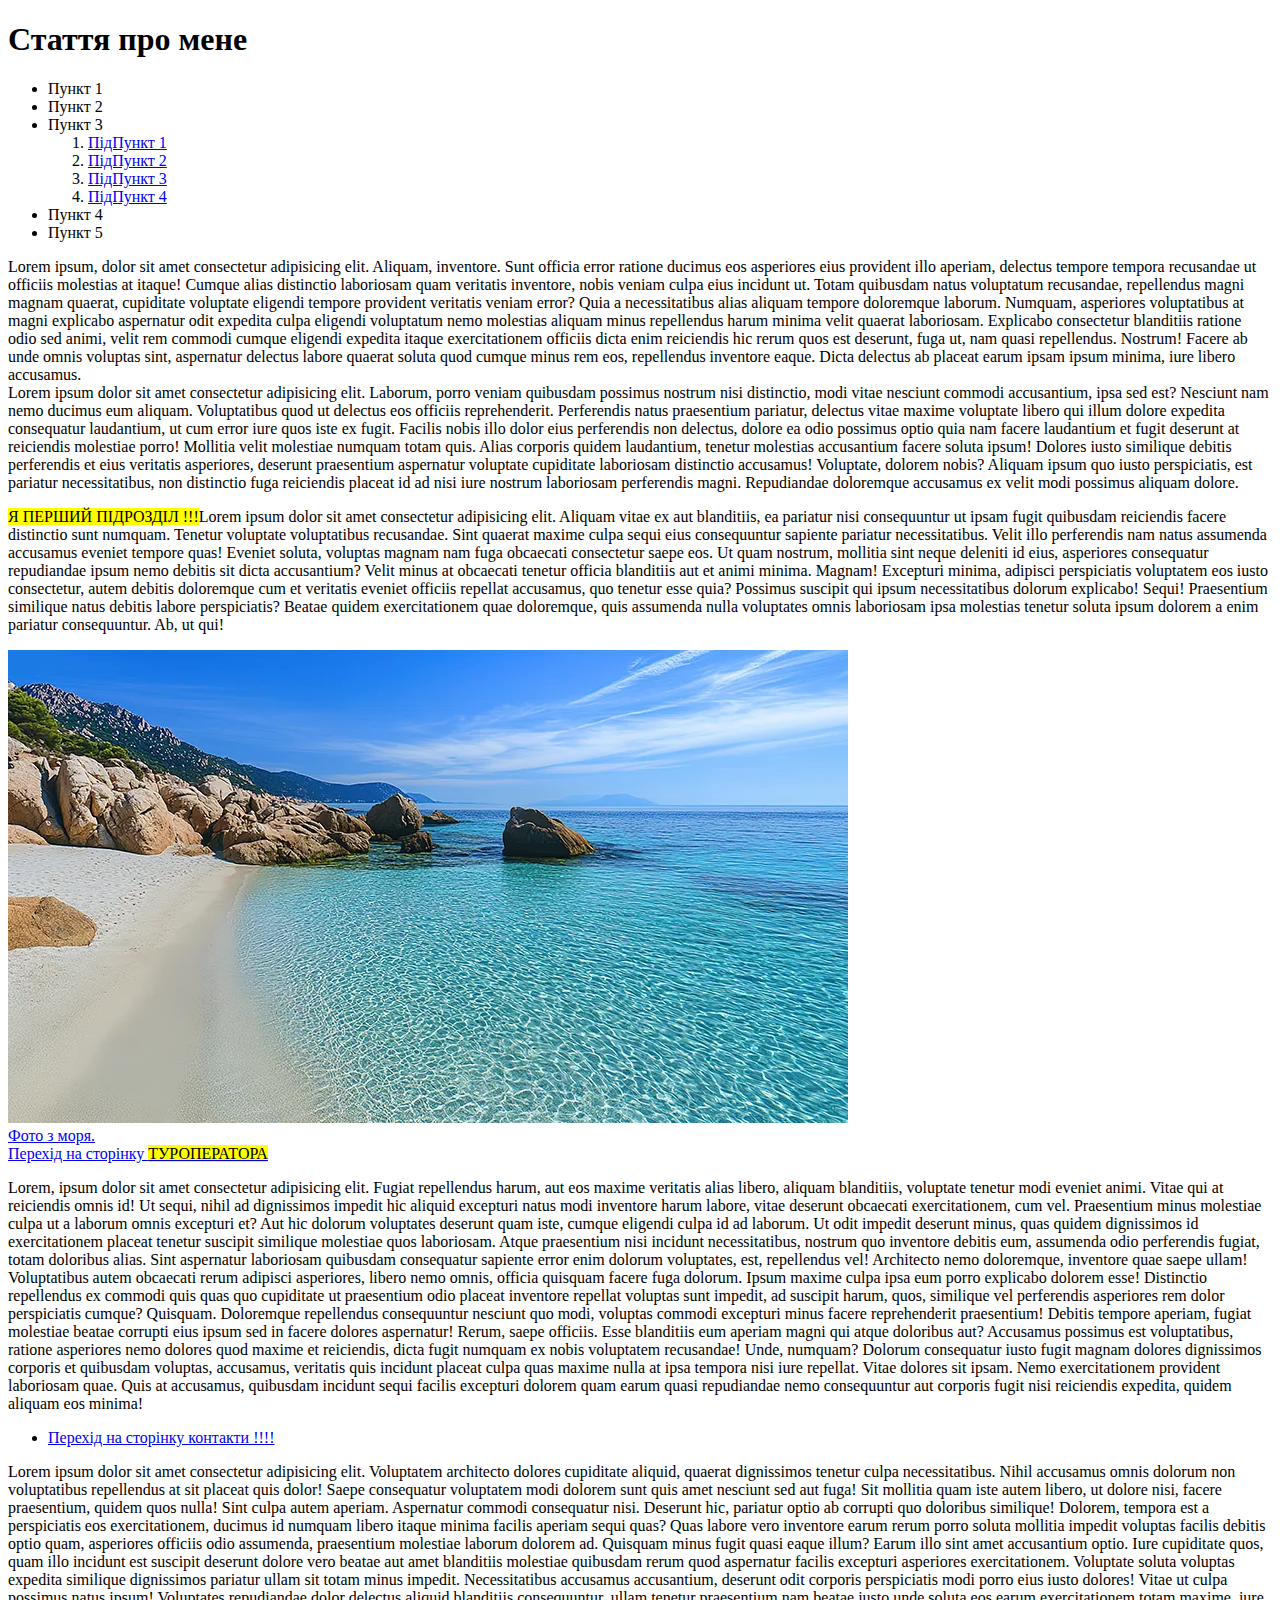
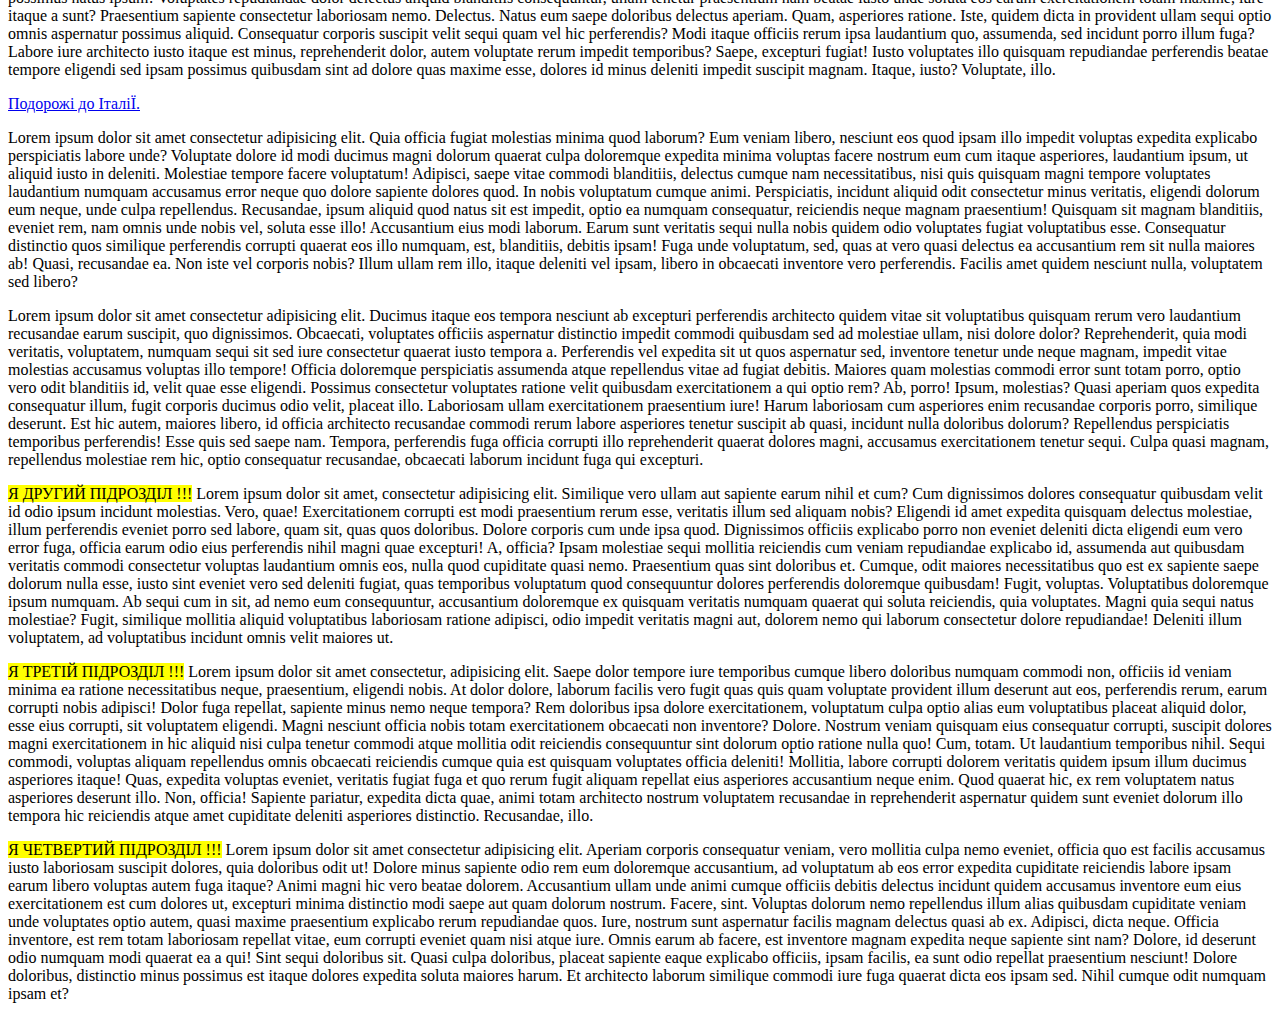
<file: lesson_2/index.html>
<!DOCTYPE html>
<html lang="zxx">

<head>
	<meta charset="UTF-8">
	<meta name="viewport" content="width=device-width, initial-scale=1.0">
	<title>Lesson 2</title>
</head>

<body>
	<header>
		<h1>Стаття про мене</h1>
		<!-- Буде накидано рибою -->
		<ul>
			<li>Пункт 1</li>
			<li>Пункт 2</li>
			<li>Пункт 3 <ol>
					<li>
						<a href="#down-one">ПідПункт 1</a>
					</li>
					<li>
						<a href="#down-two">ПідПункт 2</a>
					</li>
					<li>
						<a href="#down-three">ПідПункт 3</a>
					</li>
					<li>
						<a href="#down-four">ПідПункт 4</a>
					</li>
				</ol>
			</li>
			<li>Пункт 4</li>
			<li>Пункт 5</li>
		</ul>
	</header>
	<main>
		<div>Lorem ipsum, dolor sit amet consectetur adipisicing elit. Aliquam, inventore. Sunt officia error ratione ducimus eos asperiores eius provident illo aperiam, delectus tempore tempora recusandae ut officiis molestias at itaque! Cumque alias distinctio laboriosam quam veritatis inventore, nobis veniam culpa eius incidunt ut. Totam quibusdam natus voluptatum recusandae, repellendus magni magnam quaerat, cupiditate voluptate eligendi tempore provident veritatis veniam error? Quia a necessitatibus alias aliquam tempore doloremque laborum. Numquam, asperiores voluptatibus at magni explicabo aspernatur odit expedita culpa eligendi voluptatum nemo molestias aliquam minus repellendus harum minima velit quaerat laboriosam. Explicabo consectetur blanditiis ratione odio sed animi, velit rem commodi cumque eligendi expedita itaque exercitationem officiis dicta enim reiciendis hic rerum quos est deserunt, fuga ut, nam quasi repellendus. Nostrum! Facere ab unde omnis voluptas sint, aspernatur delectus labore quaerat soluta quod cumque minus rem eos, repellendus inventore eaque. Dicta delectus ab placeat earum ipsam ipsum minima, iure libero accusamus. 
			<div> Lorem ipsum dolor sit amet consectetur adipisicing elit. Laborum, porro veniam quibusdam possimus nostrum nisi distinctio, modi vitae nesciunt commodi accusantium, ipsa sed est? Nesciunt nam nemo ducimus eum aliquam. Voluptatibus quod ut delectus eos officiis reprehenderit. Perferendis natus praesentium pariatur, delectus vitae maxime voluptate libero qui illum dolore expedita consequatur laudantium, ut cum error iure quos iste ex fugit. Facilis nobis illo dolor eius perferendis non delectus, dolore ea odio possimus optio quia nam facere laudantium et fugit deserunt at reiciendis molestiae porro! Mollitia velit molestiae numquam totam quis. Alias corporis quidem laudantium, tenetur molestias accusantium facere soluta ipsum! Dolores iusto similique debitis perferendis et eius veritatis asperiores, deserunt praesentium aspernatur voluptate cupiditate laboriosam distinctio accusamus! Voluptate, dolorem nobis? Aliquam ipsum quo iusto perspiciatis, est pariatur necessitatibus, non distinctio fuga reiciendis placeat id ad nisi iure nostrum laboriosam perferendis magni. Repudiandae doloremque accusamus ex velit modi possimus aliquam dolore. 
				<p id="down-one"> <mark>Я ПЕРШИЙ ПІДРОЗДІЛ !!!</mark>Lorem ipsum dolor sit amet consectetur adipisicing elit. Aliquam vitae ex aut blanditiis, ea pariatur nisi consequuntur ut ipsam fugit quibusdam reiciendis facere distinctio sunt numquam. Tenetur voluptate voluptatibus recusandae. Sint quaerat maxime culpa sequi eius consequuntur sapiente pariatur necessitatibus. Velit illo perferendis nam natus assumenda accusamus eveniet tempore quas! Eveniet soluta, voluptas magnam nam fuga obcaecati consectetur saepe eos. Ut quam nostrum, mollitia sint neque deleniti id eius, asperiores consequatur repudiandae ipsum nemo debitis sit dicta accusantium? Velit minus at obcaecati tenetur officia blanditiis aut et animi minima. Magnam! Excepturi minima, adipisci perspiciatis voluptatem eos iusto consectetur, autem debitis doloremque cum et veritatis eveniet officiis repellat accusamus, quo tenetur esse quia? Possimus suscipit qui ipsum necessitatibus dolorum explicabo! Sequi! Praesentium similique natus debitis labore perspiciatis? Beatae quidem exercitationem quae doloremque, quis assumenda nulla voluptates omnis laboriosam ipsa molestias tenetur soluta ipsum dolorem a enim pariatur consequuntur. Ab, ut qui! </p>
				<!-- Оптимізований варіант, все вклали в посилання!!!!! -->
				<a target="_blank" href="contacts.html">
					<div>
						<img src="img/spiaggia.webp " alt="Пляж з жовтим піском, позаду гори">
					</div>
					<div> Фото з моря. <br> Перехід на сторінку <mark>ТУРОПЕРАТОРА</mark>
					</div>
				</a>
			</div>
		</div>
		<p>Lorem, ipsum dolor sit amet consectetur adipisicing elit. Fugiat repellendus harum, aut eos maxime veritatis alias libero, aliquam blanditiis, voluptate tenetur modi eveniet animi. Vitae qui at reiciendis omnis id! Ut sequi, nihil ad dignissimos impedit hic aliquid excepturi natus modi inventore harum labore, vitae deserunt obcaecati exercitationem, cum vel. Praesentium minus molestiae culpa ut a laborum omnis excepturi et? Aut hic dolorum voluptates deserunt quam iste, cumque eligendi culpa id ad laborum. Ut odit impedit deserunt minus, quas quidem dignissimos id exercitationem placeat tenetur suscipit similique molestiae quos laboriosam. Atque praesentium nisi incidunt necessitatibus, nostrum quo inventore debitis eum, assumenda odio perferendis fugiat, totam doloribus alias. Sint aspernatur laboriosam quibusdam consequatur sapiente error enim dolorum voluptates, est, repellendus vel! Architecto nemo doloremque, inventore quae saepe ullam! Voluptatibus autem obcaecati rerum adipisci asperiores, libero nemo omnis, officia quisquam facere fuga dolorum. Ipsum maxime culpa ipsa eum porro explicabo dolorem esse! Distinctio repellendus ex commodi quis quas quo cupiditate ut praesentium odio placeat inventore repellat voluptas sunt impedit, ad suscipit harum, quos, similique vel perferendis asperiores rem dolor perspiciatis cumque? Quisquam. Doloremque repellendus consequuntur nesciunt quo modi, voluptas commodi excepturi minus facere reprehenderit praesentium! Debitis tempore aperiam, fugiat molestiae beatae corrupti eius ipsum sed in facere dolores aspernatur! Rerum, saepe officiis. Esse blanditiis eum aperiam magni qui atque doloribus aut? Accusamus possimus est voluptatibus, ratione asperiores nemo dolores quod maxime et reiciendis, dicta fugit numquam ex nobis voluptatem recusandae! Unde, numquam? Dolorum consequatur iusto fugit magnam dolores dignissimos corporis et quibusdam voluptas, accusamus, veritatis quis incidunt placeat culpa quas maxime nulla at ipsa tempora nisi iure repellat. Vitae dolores sit ipsam. Nemo exercitationem provident laboriosam quae. Quis at accusamus, quibusdam incidunt sequi facilis excepturi dolorem quam earum quasi repudiandae nemo consequuntur aut corporis fugit nisi reiciendis expedita, quidem aliquam eos minima! </p>
		<ul>
			<li>
				<a href="contacts.html">Перехід на сторінку контакти !!!!</a>
			</li>
		</ul>
		<p>Lorem ipsum dolor sit amet consectetur adipisicing elit. Voluptatem architecto dolores cupiditate aliquid, quaerat dignissimos tenetur culpa necessitatibus. Nihil accusamus omnis dolorum non voluptatibus repellendus at sit placeat quis dolor! Saepe consequatur voluptatem modi dolorem sunt quis amet nesciunt sed aut fuga! Sit mollitia quam iste autem libero, ut dolore nisi, facere praesentium, quidem quos nulla! Sint culpa autem aperiam. Aspernatur commodi consequatur nisi. Deserunt hic, pariatur optio ab corrupti quo doloribus similique! Dolorem, tempora est a perspiciatis eos exercitationem, ducimus id numquam libero itaque minima facilis aperiam sequi quas? Quas labore vero inventore earum rerum porro soluta mollitia impedit voluptas facilis debitis optio quam, asperiores officiis odio assumenda, praesentium molestiae laborum dolorem ad. Quisquam minus fugit quasi eaque illum? Earum illo sint amet accusantium optio. Iure cupiditate quos, quam illo incidunt est suscipit deserunt dolore vero beatae aut amet blanditiis molestiae quibusdam rerum quod aspernatur facilis excepturi asperiores exercitationem. Voluptate soluta voluptas expedita similique dignissimos pariatur ullam sit totam minus impedit. Necessitatibus accusamus accusantium, deserunt odit corporis perspiciatis modi porro eius iusto dolores! Vitae ut culpa possimus natus ipsum! Voluptates repudiandae dolor delectus aliquid blanditiis consequuntur, ullam tenetur praesentium nam beatae iusto unde soluta eos earum exercitationem totam maxime, iure itaque a sunt? Praesentium sapiente consectetur laboriosam nemo. Delectus. Natus eum saepe doloribus delectus aperiam. Quam, asperiores ratione. Iste, quidem dicta in provident ullam sequi optio omnis aspernatur possimus aliquid. Consequatur corporis suscipit velit sequi quam vel hic perferendis? Modi itaque officiis rerum ipsa laudantium quo, assumenda, sed incidunt porro illum fuga? Labore iure architecto iusto itaque est minus, reprehenderit dolor, autem voluptate rerum impedit temporibus? Saepe, excepturi fugiat! Iusto voluptates illo quisquam repudiandae perferendis beatae tempore eligendi sed ipsam possimus quibusdam sint ad dolore quas maxime esse, dolores id minus deleniti impedit suscipit magnam. Itaque, iusto? Voluptate, illo. </p>
	</main>
	<footer>
		<a target="_blank" title="Перехід на сторінку пляжу Бібіоне" href="https://www.bibionespiaggia.com/">
			<div>
				<p>
					<span>Подорожі до ІталіЇ.</span>
				</p>
			</div>
		</a>
		<p> Lorem ipsum dolor sit amet consectetur adipisicing elit. Quia officia fugiat molestias minima quod laborum? Eum veniam libero, nesciunt eos quod ipsam illo impedit voluptas expedita explicabo perspiciatis labore unde? Voluptate dolore id modi ducimus magni dolorum quaerat culpa doloremque expedita minima voluptas facere nostrum eum cum itaque asperiores, laudantium ipsum, ut aliquid iusto in deleniti. Molestiae tempore facere voluptatum! Adipisci, saepe vitae commodi blanditiis, delectus cumque nam necessitatibus, nisi quis quisquam magni tempore voluptates laudantium numquam accusamus error neque quo dolore sapiente dolores quod. In nobis voluptatum cumque animi. Perspiciatis, incidunt aliquid odit consectetur minus veritatis, eligendi dolorum eum neque, unde culpa repellendus. Recusandae, ipsum aliquid quod natus sit est impedit, optio ea numquam consequatur, reiciendis neque magnam praesentium! Quisquam sit magnam blanditiis, eveniet rem, nam omnis unde nobis vel, soluta esse illo! Accusantium eius modi laborum. Earum sunt veritatis sequi nulla nobis quidem odio voluptates fugiat voluptatibus esse. Consequatur distinctio quos similique perferendis corrupti quaerat eos illo numquam, est, blanditiis, debitis ipsam! Fuga unde voluptatum, sed, quas at vero quasi delectus ea accusantium rem sit nulla maiores ab! Quasi, recusandae ea. Non iste vel corporis nobis? Illum ullam rem illo, itaque deleniti vel ipsam, libero in obcaecati inventore vero perferendis. Facilis amet quidem nesciunt nulla, voluptatem sed libero?</p>
		<p>Lorem ipsum dolor sit amet consectetur adipisicing elit. Ducimus itaque eos tempora nesciunt ab excepturi perferendis architecto quidem vitae sit voluptatibus quisquam rerum vero laudantium recusandae earum suscipit, quo dignissimos. Obcaecati, voluptates officiis aspernatur distinctio impedit commodi quibusdam sed ad molestiae ullam, nisi dolore dolor? Reprehenderit, quia modi veritatis, voluptatem, numquam sequi sit sed iure consectetur quaerat iusto tempora a. Perferendis vel expedita sit ut quos aspernatur sed, inventore tenetur unde neque magnam, impedit vitae molestias accusamus voluptas illo tempore! Officia doloremque perspiciatis assumenda atque repellendus vitae ad fugiat debitis. Maiores quam molestias commodi error sunt totam porro, optio vero odit blanditiis id, velit quae esse eligendi. Possimus consectetur voluptates ratione velit quibusdam exercitationem a qui optio rem? Ab, porro! Ipsum, molestias? Quasi aperiam quos expedita consequatur illum, fugit corporis ducimus odio velit, placeat illo. Laboriosam ullam exercitationem praesentium iure! Harum laboriosam cum asperiores enim recusandae corporis porro, similique deserunt. Est hic autem, maiores libero, id officia architecto recusandae commodi rerum labore asperiores tenetur suscipit ab quasi, incidunt nulla doloribus dolorum? Repellendus perspiciatis temporibus perferendis! Esse quis sed saepe nam. Tempora, perferendis fuga officia corrupti illo reprehenderit quaerat dolores magni, accusamus exercitationem tenetur sequi. Culpa quasi magnam, repellendus molestiae rem hic, optio consequatur recusandae, obcaecati laborum incidunt fuga qui excepturi.</p>
		<p id="down-two"> <mark>Я ДРУГИЙ ПІДРОЗДІЛ !!!</mark> Lorem ipsum dolor sit amet, consectetur adipisicing elit. Similique vero ullam aut sapiente earum nihil et cum? Cum dignissimos dolores consequatur quibusdam velit id odio ipsum incidunt molestias. Vero, quae! Exercitationem corrupti est modi praesentium rerum esse, veritatis illum sed aliquam nobis? Eligendi id amet expedita quisquam delectus molestiae, illum perferendis eveniet porro sed labore, quam sit, quas quos doloribus. Dolore corporis cum unde ipsa quod. Dignissimos officiis explicabo porro non eveniet deleniti dicta eligendi eum vero error fuga, officia earum odio eius perferendis nihil magni quae excepturi! A, officia? Ipsam molestiae sequi mollitia reiciendis cum veniam repudiandae explicabo id, assumenda aut quibusdam veritatis commodi consectetur voluptas laudantium omnis eos, nulla quod cupiditate quasi nemo. Praesentium quas sint doloribus et. Cumque, odit maiores necessitatibus quo est ex sapiente saepe dolorum nulla esse, iusto sint eveniet vero sed deleniti fugiat, quas temporibus voluptatum quod consequuntur dolores perferendis doloremque quibusdam! Fugit, voluptas. Voluptatibus doloremque ipsum numquam. Ab sequi cum in sit, ad nemo eum consequuntur, accusantium doloremque ex quisquam veritatis numquam quaerat qui soluta reiciendis, quia voluptates. Magni quia sequi natus molestiae? Fugit, similique mollitia aliquid voluptatibus laboriosam ratione adipisci, odio impedit veritatis magni aut, dolorem nemo qui laborum consectetur dolore repudiandae! Deleniti illum voluptatem, ad voluptatibus incidunt omnis velit maiores ut.</p>
		<p id="down-three"> <mark>Я ТРЕТІЙ ПІДРОЗДІЛ !!!</mark> Lorem ipsum dolor sit amet consectetur, adipisicing elit. Saepe dolor tempore iure temporibus cumque libero doloribus numquam commodi non, officiis id veniam minima ea ratione necessitatibus neque, praesentium, eligendi nobis. At dolor dolore, laborum facilis vero fugit quas quis quam voluptate provident illum deserunt aut eos, perferendis rerum, earum corrupti nobis adipisci! Dolor fuga repellat, sapiente minus nemo neque tempora? Rem doloribus ipsa dolore exercitationem, voluptatum culpa optio alias eum voluptatibus placeat aliquid dolor, esse eius corrupti, sit voluptatem eligendi. Magni nesciunt officia nobis totam exercitationem obcaecati non inventore? Dolore. Nostrum veniam quisquam eius consequatur corrupti, suscipit dolores magni exercitationem in hic aliquid nisi culpa tenetur commodi atque mollitia odit reiciendis consequuntur sint dolorum optio ratione nulla quo! Cum, totam. Ut laudantium temporibus nihil. Sequi commodi, voluptas aliquam repellendus omnis obcaecati reiciendis cumque quia est quisquam voluptates officia deleniti! Mollitia, labore corrupti dolorem veritatis quidem ipsum illum ducimus asperiores itaque! Quas, expedita voluptas eveniet, veritatis fugiat fuga et quo rerum fugit aliquam repellat eius asperiores accusantium neque enim. Quod quaerat hic, ex rem voluptatem natus asperiores deserunt illo. Non, officia! Sapiente pariatur, expedita dicta quae, animi totam architecto nostrum voluptatem recusandae in reprehenderit aspernatur quidem sunt eveniet dolorum illo tempora hic reiciendis atque amet cupiditate deleniti asperiores distinctio. Recusandae, illo.</p>
		<p id="down-four"> <mark>Я ЧЕТВЕРТИЙ ПІДРОЗДІЛ !!!</mark> Lorem ipsum dolor sit amet consectetur adipisicing elit. Aperiam corporis consequatur veniam, vero mollitia culpa nemo eveniet, officia quo est facilis accusamus iusto laboriosam suscipit dolores, quia doloribus odit ut! Dolore minus sapiente odio rem eum doloremque accusantium, ad voluptatum ab eos error expedita cupiditate reiciendis labore ipsam earum libero voluptas autem fuga itaque? Animi magni hic vero beatae dolorem. Accusantium ullam unde animi cumque officiis debitis delectus incidunt quidem accusamus inventore eum eius exercitationem est cum dolores ut, excepturi minima distinctio modi saepe aut quam dolorum nostrum. Facere, sint. Voluptas dolorum nemo repellendus illum alias quibusdam cupiditate veniam unde voluptates optio autem, quasi maxime praesentium explicabo rerum repudiandae quos. Iure, nostrum sunt aspernatur facilis magnam delectus quasi ab ex. Adipisci, dicta neque. Officia inventore, est rem totam laboriosam repellat vitae, eum corrupti eveniet quam nisi atque iure. Omnis earum ab facere, est inventore magnam expedita neque sapiente sint nam? Dolore, id deserunt odio numquam modi quaerat ea a qui! Sint sequi doloribus sit. Quasi culpa doloribus, placeat sapiente eaque explicabo officiis, ipsam facilis, ea sunt odio repellat praesentium nesciunt! Dolore doloribus, distinctio minus possimus est itaque dolores expedita soluta maiores harum. Et architecto laborum similique commodi iure fuga quaerat dicta eos ipsam sed. Nihil cumque odit numquam ipsam et?</p>
	</footer>
</body>

</html>
</file>
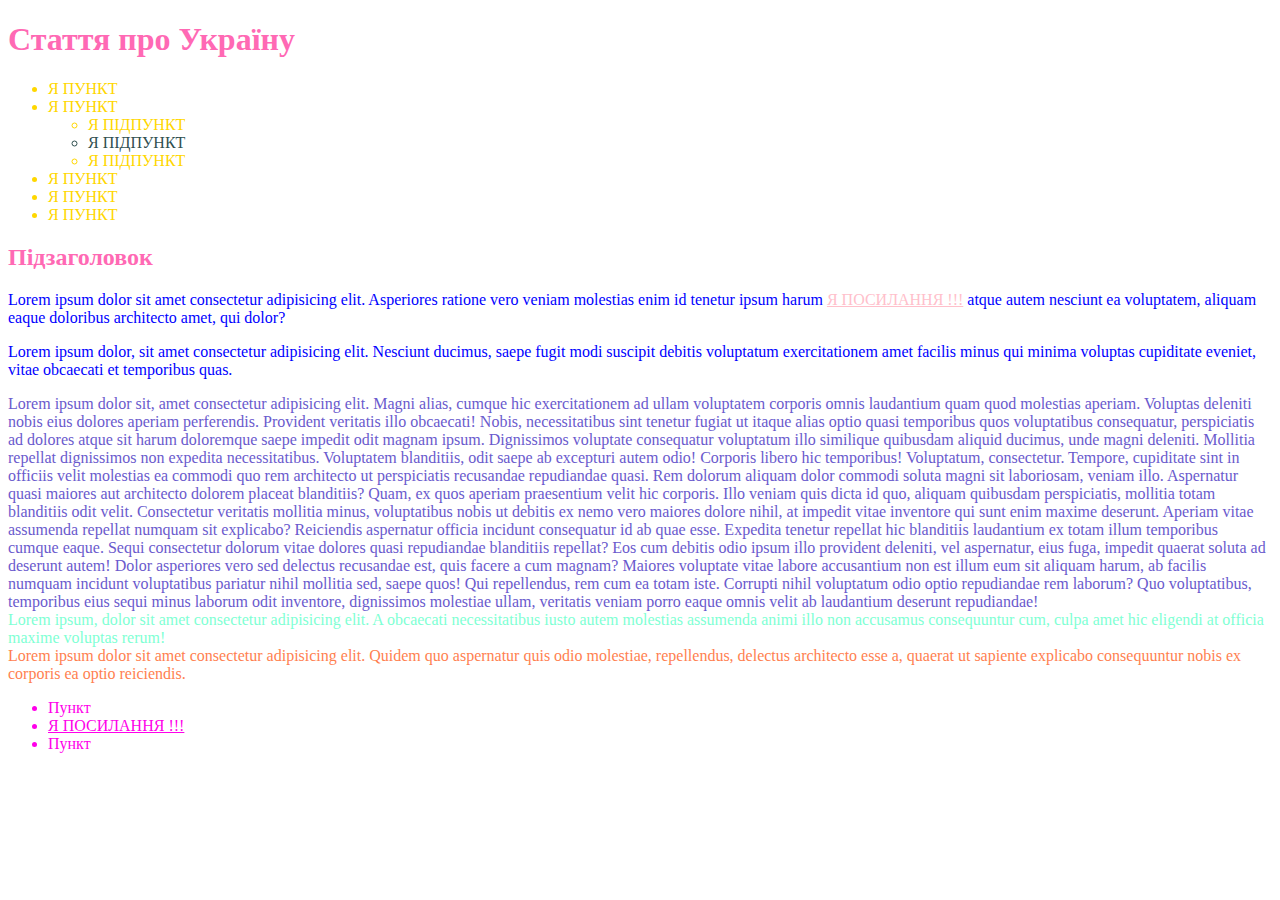
<file: lesson_3/index.html>
<!DOCTYPE html>
<html lang="zxx">

<head>
	<meta charset="UTF-8">
	<meta name="viewport" content="width=device-width, initial-scale=1.0">
	<link rel="stylesheet" href="css/style.css">
	<title>Lesson 3</title>
</head>

<body>
	<header>
		<h1 class="title">Стаття про Україну</h1>
		<ul>
			<li>Я ПУНКТ</li>
			<li>Я ПУНКТ <ul>
					<li>Я ПІДПУНКТ</li>
					<li style="color: darkslategrey;">Я ПІДПУНКТ</li>
					<li>Я ПІДПУНКТ</li>
				</ul>
			</li>
			<li>Я ПУНКТ</li>
			<li>Я ПУНКТ</li>
			<li>Я ПУНКТ</li>
		</ul>
	</header>
	<main>
		<h2 class="sub-title">Підзаголовок</h2>
		<p class="paragraf">Lorem ipsum dolor sit amet consectetur adipisicing elit. Asperiores ratione vero veniam molestias enim id tenetur ipsum harum <a class="link" href="#">Я ПОСИЛАННЯ !!!</a> atque autem nesciunt ea voluptatem, aliquam eaque doloribus architecto amet, qui dolor?</p>
		<p class="paragraf one">Lorem ipsum dolor, sit amet consectetur adipisicing elit. Nesciunt ducimus, saepe fugit modi suscipit debitis voluptatum exercitationem amet facilis minus qui minima voluptas cupiditate eveniet, vitae obcaecati et temporibus quas.</p>
		<div class="text block"> Lorem ipsum dolor sit, amet consectetur adipisicing elit. Magni alias, cumque hic exercitationem ad ullam voluptatem corporis omnis laudantium quam quod molestias aperiam. Voluptas deleniti nobis eius dolores aperiam perferendis. Provident veritatis illo obcaecati! Nobis, necessitatibus sint tenetur fugiat ut itaque alias optio quasi temporibus quos voluptatibus consequatur, perspiciatis ad dolores atque sit harum doloremque saepe impedit odit magnam ipsum. Dignissimos voluptate consequatur voluptatum illo similique quibusdam aliquid ducimus, unde magni deleniti. Mollitia repellat dignissimos non expedita necessitatibus. Voluptatem blanditiis, odit saepe ab excepturi autem odio! Corporis libero hic temporibus! Voluptatum, consectetur. Tempore, cupiditate sint in officiis velit molestias ea commodi quo rem architecto ut perspiciatis recusandae repudiandae quasi. Rem dolorum aliquam dolor commodi soluta magni sit laboriosam, veniam illo. Aspernatur quasi maiores aut architecto dolorem placeat blanditiis? Quam, ex quos aperiam praesentium velit hic corporis. Illo veniam quis dicta id quo, aliquam quibusdam perspiciatis, mollitia totam blanditiis odit velit. Consectetur veritatis mollitia minus, voluptatibus nobis ut debitis ex nemo vero maiores dolore nihil, at impedit vitae inventore qui sunt enim maxime deserunt. Aperiam vitae assumenda repellat numquam sit explicabo? Reiciendis aspernatur officia incidunt consequatur id ab quae esse. Expedita tenetur repellat hic blanditiis laudantium ex totam illum temporibus cumque eaque. Sequi consectetur dolorum vitae dolores quasi repudiandae blanditiis repellat? Eos cum debitis odio ipsum illo provident deleniti, vel aspernatur, eius fuga, impedit quaerat soluta ad deserunt autem! Dolor asperiores vero sed delectus recusandae est, quis facere a cum magnam? Maiores voluptate vitae labore accusantium non est illum eum sit aliquam harum, ab facilis numquam incidunt voluptatibus pariatur nihil mollitia sed, saepe quos! Qui repellendus, rem cum ea totam iste. Corrupti nihil voluptatum odio optio repudiandae rem laborum? Quo voluptatibus, temporibus eius sequi minus laborum odit inventore, dignissimos molestiae ullam, veritatis veniam porro eaque omnis velit ab laudantium deserunt repudiandae! </div>
		<div id="down">Lorem ipsum, dolor sit amet consectetur adipisicing elit. A obcaecati necessitatibus iusto autem molestias assumenda animi illo non accusamus consequuntur cum, culpa amet hic eligendi at officia maxime voluptas rerum! 
			<div class="box">Lorem ipsum dolor sit amet consectetur adipisicing elit. Quidem quo aspernatur quis odio molestiae, repellendus, delectus architecto esse a, quaerat ut sapiente explicabo consequuntur nobis ex corporis ea optio reiciendis.
				<div class="page">
					<ul>
						<li>Пункт</li>
						<li>
							<a href="#">Я ПОСИЛАННЯ !!!</a>
						</li>
						<li>Пункт</li>
					</ul>
				</div>
			</div>
		</div>
	</main>
	<footer></footer>
</body>

</html>
</file>
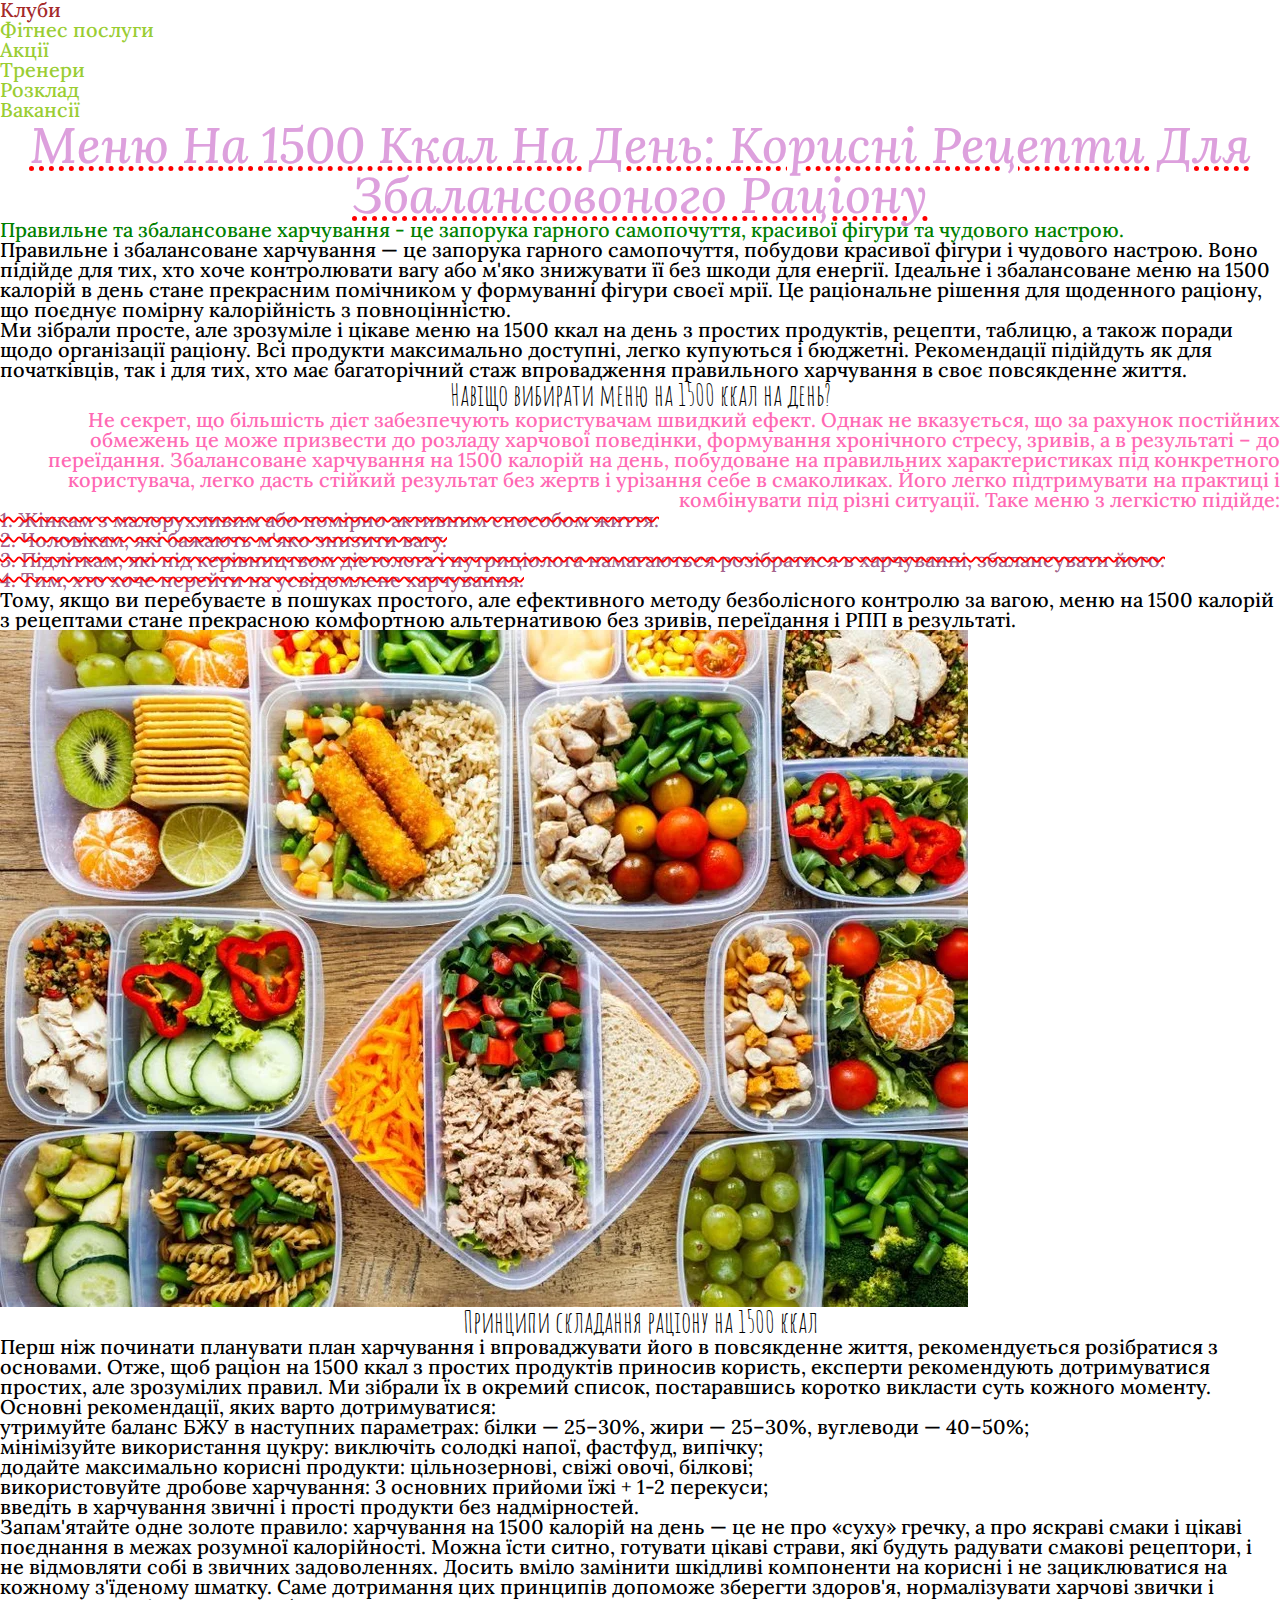
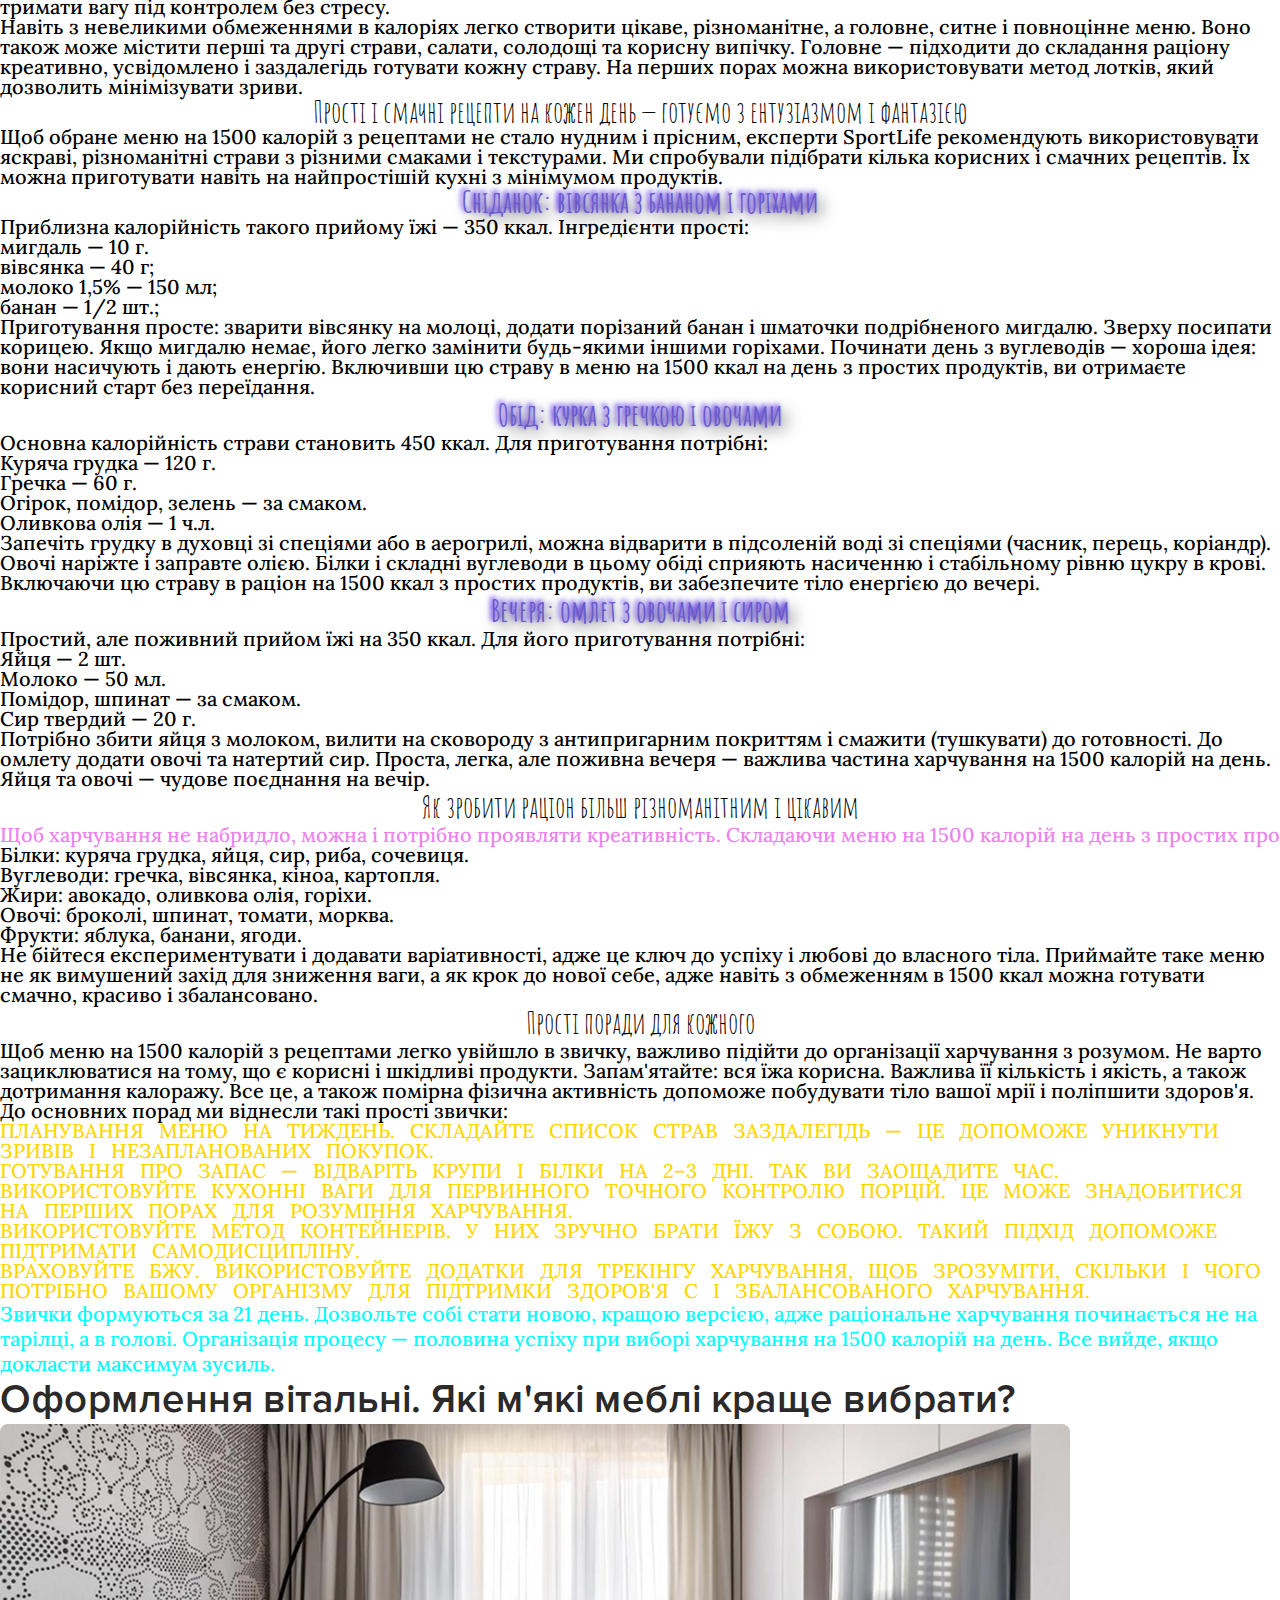
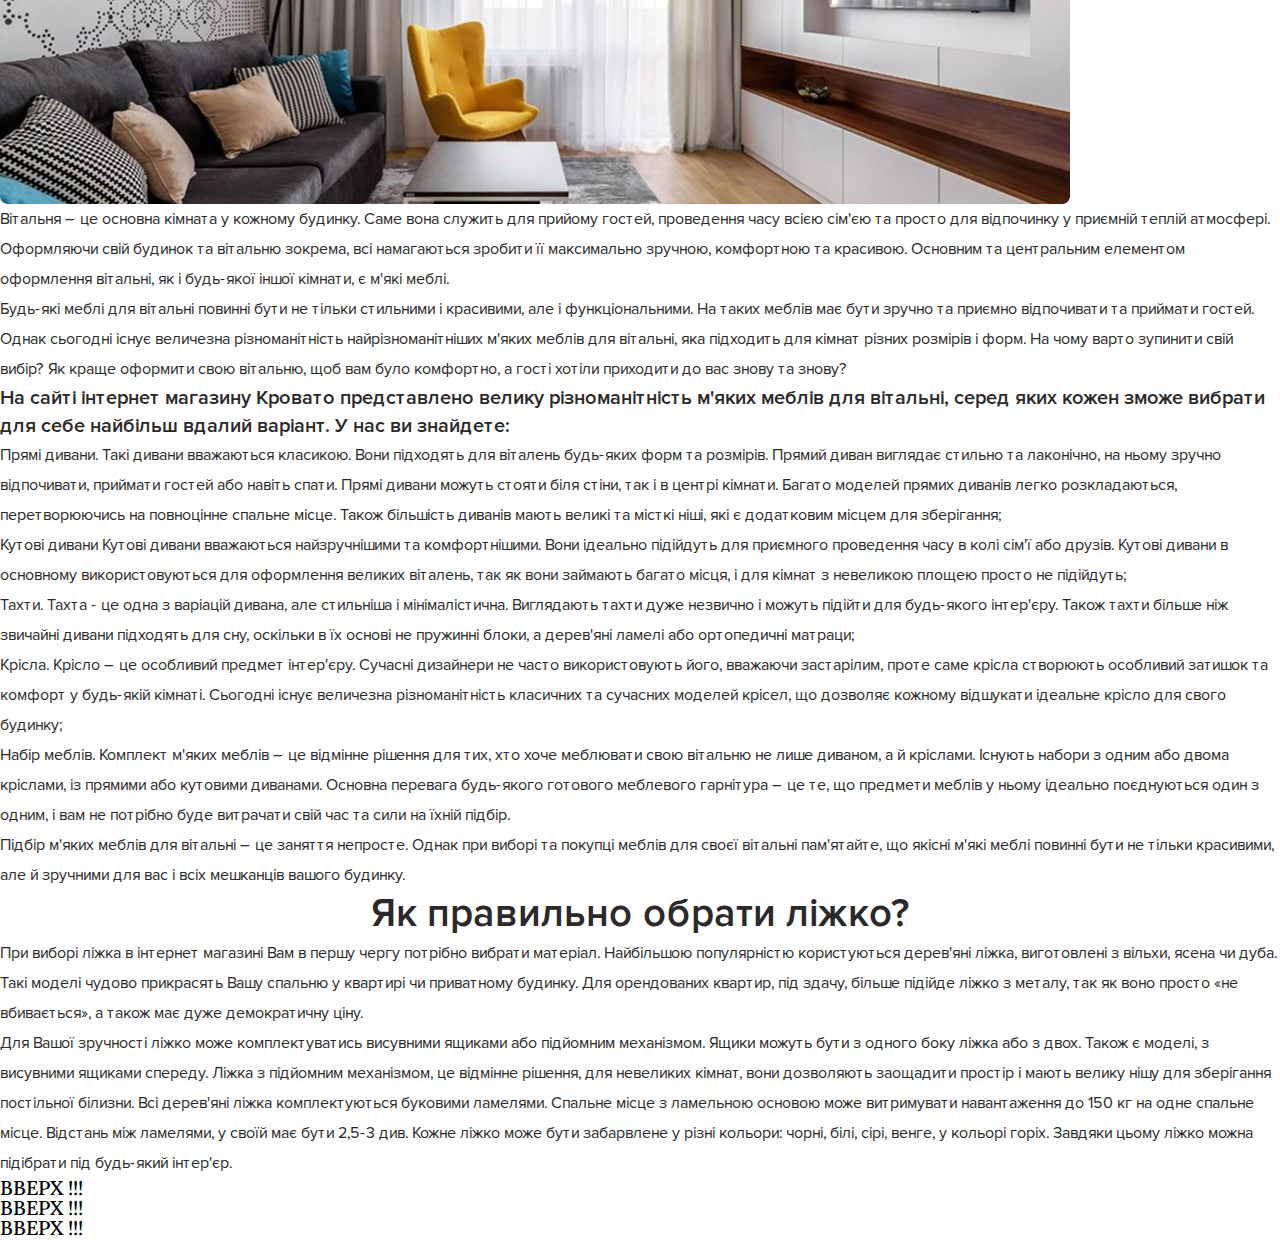
<file: lesson_4/index.html>
<!DOCTYPE html>
<html lang="zxx">

<head>
	<meta charset="UTF-8">
	<meta name="viewport" content="width=device-width, initial-scale=1.0">
	<link rel="stylesheet" href="css/style.css">
	<link href="https://fonts.googleapis.com/css2?family=Amatic+SC:wght@400;700&display=swap" rel="stylesheet">
	<link href="https://fonts.googleapis.com/css2?family=Lora:wght@500&display=swap" rel="stylesheet">
	<link href="https://fonts.googleapis.com/css2?family=Lora:ital,wght@1,700&display=swap" rel="stylesheet">
	<title>Lesson 4</title>
</head>

<body>
	<header class="header">
		<div class="menu">
			<a href="#">Клуби</a>
			<ul>
				<li>
					<a href="#">Фітнес послуги</a>
				</li>
				<li>
					<a href="#">Акції</a>
				</li>
				<li>
					<a href="#">Тренери</a>
				</li>
				<li>
					<a href="#">Розклад</a>
				</li>
				<li>
					<a target="_blank" title="Перехід на сторіну контакти!!!!" href="contacts.html">Вакансії</a>
				</li>
			</ul>
			<h1 class="title">Меню на 1500 ккал на день: корисні рецепти для збалансовоного раціону</h1>
			<div>Правильне та збалансоване харчування - це запорука гарного самопочуття, красивої фігури та чудового настрою.</div>
		</div>
	</header>
	<main class="page">
		<p id="up-one">Правильне і збалансоване харчування — це запорука гарного самопочуття, побудови красивої фігури і чудового настрою. Воно підійде для тих, хто хоче контролювати вагу або м'яко знижувати її без шкоди для енергії. Ідеальне і збалансоване меню на 1500 калорій в день стане прекрасним помічником у формуванні фігури своєї мрії. Це раціональне рішення для щоденного раціону, що поєднує помірну калорійність з повноцінністю.</p>
		<p>Ми зібрали просте, але зрозуміле і цікаве меню на 1500 ккал на день з простих продуктів, рецепти, таблицю, а також поради щодо організації раціону. Всі продукти максимально доступні, легко купуються і бюджетні. Рекомендації підійдуть як для початківців, так і для тих, хто має багаторічний стаж впровадження правильного харчування в своє повсякденне життя.</p>
		<h2 id="up-two" class="sub-title">Навіщо вибирати меню на 1500 ккал на день?</h2>
		<p class="paragraf">Не секрет, що більшість дієт забезпечують користувачам швидкий ефект. Однак не вказується, що за рахунок постійних обмежень це може призвести до розладу харчової поведінки, формування хронічного стресу, зривів, а в результаті – до переїдання. Збалансоване харчування на 1500 калорій на день, побудоване на правильних характеристиках під конкретного користувача, легко дасть стійкий результат без жертв і урізання себе в смаколиках. Його легко підтримувати на практиці і комбінувати під різні ситуації. Таке меню з легкістю підійде:</p>
		<ol class="list-number">
			<li class="item">1. Жінкам з малорухливим або помірно активним способом життя.</li>
			<li>2. Чоловікам, які бажають м'яко знизити вагу.</li>
			<li>3. Підліткам, які під керівництвом дієтолога і нутриціолога намагаються розібратися в харчуванні, збалансувати його.</li>
			<li>4. Тим, хто хоче перейти на усвідомлене харчування.</li>
		</ol>
		<p>Тому, якщо ви перебуваєте в пошуках простого, але ефективного методу безболісного контролю за вагою, меню на 1500 калорій з рецептами стане прекрасною комфортною альтернативою без зривів, переїдання і РПП в результаті.</p>
		<img src="img/menu.webp" alt="Контейнери з привильним харчуванням">
		<h3 id="up-three" class="sub-title">Принципи складання раціону на 1500 ккал</h3>
		<p>Перш ніж починати планувати план харчування і впроваджувати його в повсякденне життя, рекомендується розібратися з основами. Отже, щоб раціон на 1500 ккал з простих продуктів приносив користь, експерти рекомендують дотримуватися простих, але зрозумілих правил. Ми зібрали їх в окремий список, постаравшись коротко викласти суть кожного моменту. Основні рекомендації, яких варто дотримуватися:</p>
		<ul>
			<li>утримуйте баланс БЖУ в наступних параметрах: білки — 25–30%, жири — 25–30%, вуглеводи — 40–50%;</li>
			<li>мінімізуйте використання цукру: виключіть солодкі напої, фастфуд, випічку;</li>
			<li>додайте максимально корисні продукти: цільнозернові, свіжі овочі, білкові;</li>
			<li>використовуйте дробове харчування: 3 основних прийоми їжі + 1-2 перекуси;</li>
			<li>введіть в харчування звичні і прості продукти без надмірностей.</li>
		</ul>
		<p>Запам'ятайте одне золоте правило: харчування на 1500 калорій на день — це не про «суху» гречку, а про яскраві смаки і цікаві поєднання в межах розумної калорійності. Можна їсти ситно, готувати цікаві страви, які будуть радувати смакові рецептори, і не відмовляти собі в звичних задоволеннях. Досить вміло замінити шкідливі компоненти на корисні і не зациклюватися на кожному з'їденому шматку. Саме дотримання цих принципів допоможе зберегти здоров'я, нормалізувати харчові звички і тримати вагу під контролем без стресу.</p>
		<p>Навіть з невеликими обмеженнями в калоріях легко створити цікаве, різноманітне, а головне, ситне і повноцінне меню. Воно також може містити перші та другі страви, салати, солодощі та корисну випічку. Головне — підходити до складання раціону креативно, усвідомлено і заздалегідь готувати кожну страву. На перших порах можна використовувати метод лотків, який дозволить мінімізувати зриви.</p>
		<h4 class="sub-title">Прості і смачні рецепти на кожен день — готуємо з ентузіазмом і фантазією</h4>
		<p>Щоб обране меню на 1500 калорій з рецептами не стало нудним і прісним, експерти SportLife рекомендують використовувати яскраві, різноманітні страви з різними смаками і текстурами. Ми спробували підібрати кілька корисних і смачних рецептів. Їх можна приготувати навіть на найпростішій кухні з мінімумом продуктів.</p>
		<h5 class="sub-title breakfast">Сніданок: вівсянка з бананом і горіхами</h5>
		<p>Приблизна калорійність такого прийому їжі — 350 ккал. Інгредієнти прості:</p>
		<ul>
			<li>мигдаль — 10 г.</li>
			<li>вівсянка — 40 г;</li>
			<li>молоко 1,5% — 150 мл;</li>
			<li>банан — 1/2 шт.;</li>
		</ul>
		<p>Приготування просте: зварити вівсянку на молоці, додати порізаний банан і шматочки подрібненого мигдалю. Зверху посипати корицею. Якщо мигдалю немає, його легко замінити будь-якими іншими горіхами. Починати день з вуглеводів — хороша ідея: вони насичують і дають енергію. Включивши цю страву в меню на 1500 ккал на день з простих продуктів, ви отримаєте корисний старт без переїдання.</p>
		<h6 class="sub-title lunch">Обід: курка з гречкою і овочами</h6>
		<p>Основна калорійність страви становить 450 ккал. Для приготування потрібні:</p>
		<ul>
			<li>Куряча грудка — 120 г.</li>
			<li>Гречка — 60 г.</li>
			<li>Огірок, помідор, зелень — за смаком.</li>
			<li>Оливкова олія — 1 ч.л.</li>
		</ul>
		<p>Запечіть грудку в духовці зі спеціями або в аерогрилі, можна відварити в підсоленій воді зі спеціями (часник, перець, коріандр). Овочі наріжте і заправте олією. Білки і складні вуглеводи в цьому обіді сприяють насиченню і стабільному рівню цукру в крові. Включаючи цю страву в раціон на 1500 ккал з простих продуктів, ви забезпечите тіло енергією до вечері.</p>
		<h6 class="sub-title dinner">Вечеря: омлет з овочами і сиром</h6>
		<p>Простий, але поживний прийом їжі на 350 ккал. Для його приготування потрібні:</p>
		<ul>
			<li>Яйця — 2 шт.</li>
			<li>Молоко — 50 мл.</li>
			<li>Помідор, шпинат — за смаком.</li>
			<li>Сир твердий — 20 г.</li>
		</ul>
		<p>Потрібно збити яйця з молоком, вилити на сковороду з антипригарним покриттям і смажити (тушкувати) до готовності. До омлету додати овочі та натертий сир. Проста, легка, але поживна вечеря — важлива частина харчування на 1500 калорій на день. Яйця та овочі — чудове поєднання на вечір.</p>
		<h6 class="sub-title">Як зробити раціон більш різноманітним і цікавим</h6>
		<p class="box one">Щоб харчування не набридло, можна і потрібно проявляти креативність. Складаючи меню на 1500 калорій на день з простих продуктів, ви зможете комбінувати різні інгредієнти, самостійно продумуючи цікаві варіанти їжі. Щоб урізноманітнити свій раціон, нутриціологи рекомендують включати наступний набір продуктів:</p>
		<ul>
			<li>Білки: куряча грудка, яйця, сир, риба, сочевиця.</li>
			<li>Вуглеводи: гречка, вівсянка, кіноа, картопля.</li>
			<li>Жири: авокадо, оливкова олія, горіхи.</li>
			<li>Овочі: броколі, шпинат, томати, морква.</li>
			<li>Фрукти: яблука, банани, ягоди.</li>
		</ul>
		<p>Не бійтеся експериментувати і додавати варіативності, адже це ключ до успіху і любові до власного тіла. Приймайте таке меню не як вимушений захід для зниження ваги, а як крок до нової себе, адже навіть з обмеженням в 1500 ккал можна готувати смачно, красиво і збалансовано.</p>
		<h6 class="sub-title">Прості поради для кожного</h6>
		<p>Щоб меню на 1500 калорій з рецептами легко увійшло в звичку, важливо підійти до організації харчування з розумом. Не варто зациклюватися на тому, що є корисні і шкідливі продукти. Запам'ятайте: вся їжа корисна. Важлива її кількість і якість, а також дотримання калоражу. Все це, а також помірна фізична активність допоможе побудувати тіло вашої мрії і поліпшити здоров'я. До основних порад ми віднесли такі прості звички:</p>
		<ul class="list">
			<li>Планування меню на тиждень. Складайте список страв заздалегідь — це допоможе уникнути зривів і незапланованих покупок.</li>
			<li>Готування про запас — відваріть крупи і білки на 2–3 дні. Так ви заощадите час.</li>
			<li>Використовуйте кухонні ваги для первинного точного контролю порцій. Це може знадобитися на перших порах для розуміння харчування.</li>
			<li>Використовуйте метод контейнерів. У них зручно брати їжу з собою. Такий підхід допоможе підтримати самодисципліну.</li>
			<li>Враховуйте БЖУ. Використовуйте додатки для трекінгу харчування, щоб зрозуміти, скільки і чого потрібно вашому організму для підтримки здоров'я c і збалансованого харчування.</li>
		</ul>
		<p>Звички формуються за 21 день. Дозвольте собі стати новою, кращою версією, адже раціональне харчування починається не на тарілці, а в голові. Організація процесу — половина успіху при виборі харчування на 1500 калорій на день. Все вийде, якщо докласти максимум зусиль.</p>
	</main>
	<footer class="footer">
		<div class="article">
			<h6>Оформлення вітальні. Які м'які меблі краще вибрати?</h6>
			<img src="img/room.jpg" alt="Кімната з мягким жовтим кріслом, сірим диваном та плоским телевізором.">
			<p>Вітальня – це основна кімната у кожному будинку. Саме вона служить для прийому гостей, проведення часу всією сім'єю та просто для відпочинку у приємній теплій атмосфері. Оформляючи свій будинок та вітальню зокрема, всі намагаються зробити її максимально зручною, комфортною та красивою. Основним та центральним елементом оформлення вітальні, як і будь-якої іншої кімнати, є м'які меблі.</p>
			<p>Будь-які меблі для вітальні повинні бути не тільки стильними і красивими, але і функціональними. На таких меблів має бути зручно та приємно відпочивати та приймати гостей. Однак сьогодні існує величезна різноманітність найрізноманітніших м'яких меблів для вітальні, яка підходить для кімнат різних розмірів і форм. На чому варто зупинити свій вибір? Як краще оформити свою вітальню, щоб вам було комфортно, а гості хотіли приходити до вас знову та знову?</p>
			<div>На сайті інтернет магазину Кровато представлено велику різноманітність м'яких меблів для вітальні, серед яких кожен зможе вибрати для себе найбільш вдалий варіант. У нас ви знайдете:</div>
			<ul>
				<li>Прямі дивани. Такі дивани вважаються класикою. Вони підходять для віталень будь-яких форм та розмірів. Прямий диван виглядає стильно та лаконічно, на ньому зручно відпочивати, приймати гостей або навіть спати. Прямі дивани можуть стояти біля стіни, так і в центрі кімнати. Багато моделей прямих диванів легко розкладаються, перетворюючись на повноцінне спальне місце. Також більшість диванів мають великі та місткі ніші, які є додатковим місцем для зберігання;</li>
				<li>Кутові дивани Кутові дивани вважаються найзручнішими та комфортнішими. Вони ідеально підійдуть для приємного проведення часу в колі сім'ї або друзів. Кутові дивани в основному використовуються для оформлення великих віталень, так як вони займають багато місця, і для кімнат з невеликою площею просто не підійдуть;</li>
				<li>Тахти. Тахта - це одна з варіацій дивана, але стильніша і мінімалістична. Виглядають тахти дуже незвично і можуть підійти для будь-якого інтер'єру. Також тахти більше ніж звичайні дивани підходять для сну, оскільки в їх основі не пружинні блоки, а дерев'яні ламелі або ортопедичні матраци;</li>
				<li>Крісла. Крісло – це особливий предмет інтер'єру. Сучасні дизайнери не часто використовують його, вважаючи застарілим, проте саме крісла створюють особливий затишок та комфорт у будь-якій кімнаті. Сьогодні існує величезна різноманітність класичних та сучасних моделей крісел, що дозволяє кожному відшукати ідеальне крісло для свого будинку;</li>
				<li>Набір меблів. Комплект м'яких меблів – це відмінне рішення для тих, хто хоче меблювати свою вітальню не лише диваном, а й кріслами. Існують набори з одним або двома кріслами, із прямими або кутовими диванами. Основна перевага будь-якого готового меблевого гарнітура – це те, що предмети меблів у ньому ідеально поєднуються один з одним, і вам не потрібно буде витрачати свій час та сили на їхній підбір.</li>
			</ul>
			<p>Підбір м'яких меблів для вітальні – це заняття непросте. Однак при виборі та покупці меблів для своєї вітальні пам'ятайте, що якісні м'які меблі повинні бути не тільки красивими, але й зручними для вас і всіх мешканців вашого будинку.</p>
			<h6>Як правильно обрати ліжко?</h6>
			<p>При виборі ліжка в інтернет магазині Вам в першу чергу потрібно вибрати матеріал. Найбільшою популярністю користуються дерев'яні ліжка, виготовлені з вільхи, ясена чи дуба. Такі моделі чудово прикрасять Вашу спальню у квартирі чи приватному будинку. Для орендованих квартир, під здачу, більше підійде ліжко з металу, так як воно просто «не вбивається», а також має дуже демократичну ціну.</p>
			<p>Для Вашої зручності ліжко може комплектуватись висувними ящиками або підйомним механізмом. Ящики можуть бути з одного боку ліжка або з двох. Також є моделі, з висувними ящиками спереду. Ліжка з підйомним механізмом, це відмінне рішення, для невеликих кімнат, вони дозволяють заощадити простір і мають велику нішу для зберігання постільної білизни. Всі дерев'яні ліжка комплектуються буковими ламелями. Спальне місце з ламельною основою може витримувати навантаження до 150 кг на одне спальне місце. Відстань між ламелями, у своїй має бути 2,5-3 див. Кожне ліжко може бути забарвлене у різні кольори: чорні, білі, сірі, венге, у кольорі горіх. Завдяки цьому ліжко можна підібрати під будь-який інтер'єр.</p>
		</div>
		<ul>
			<li>
				<a href="#up-one">ВВЕРХ !!!</a>
			</li>
			<li>
				<a href="#up-two">ВВЕРХ !!!</a>
			</li>
			<li>
				<a href="#up-three">ВВЕРХ !!!</a>
			</li>
		</ul>
	</footer>
</body>

</html>
</file>
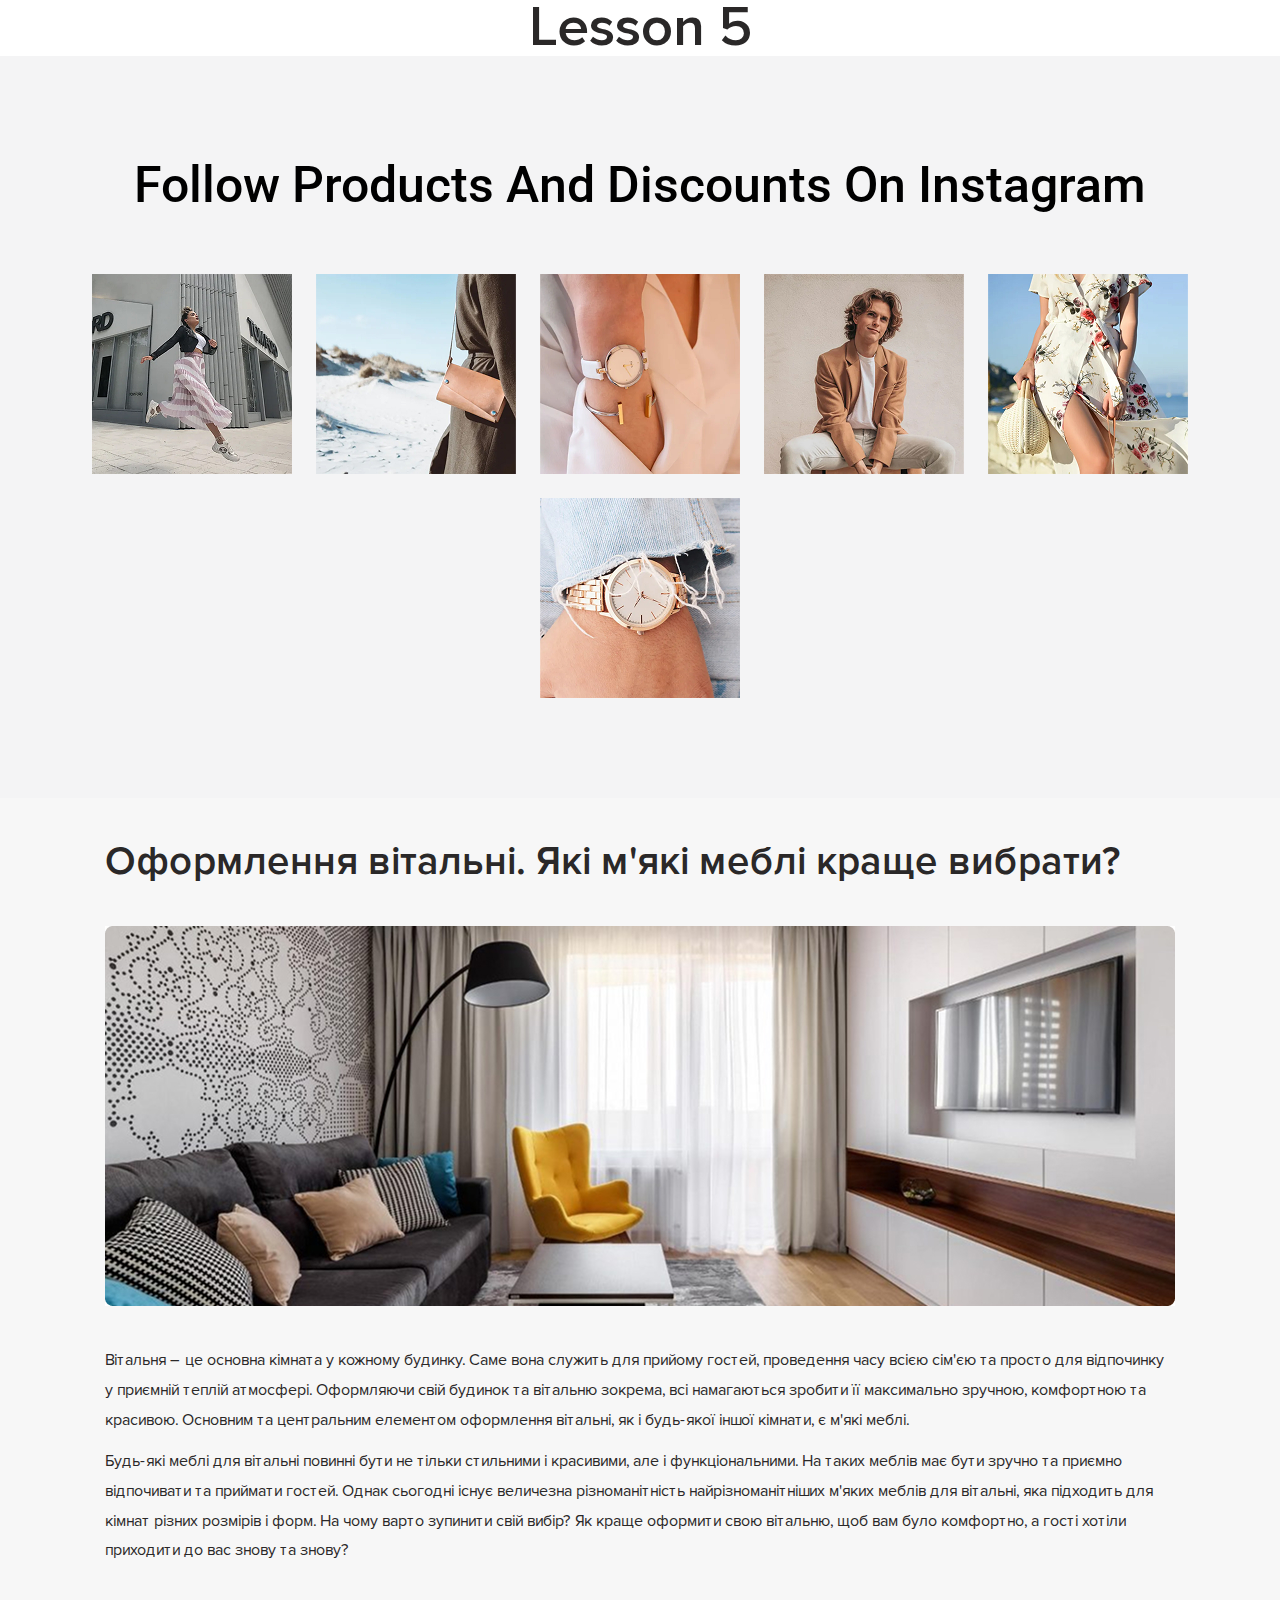
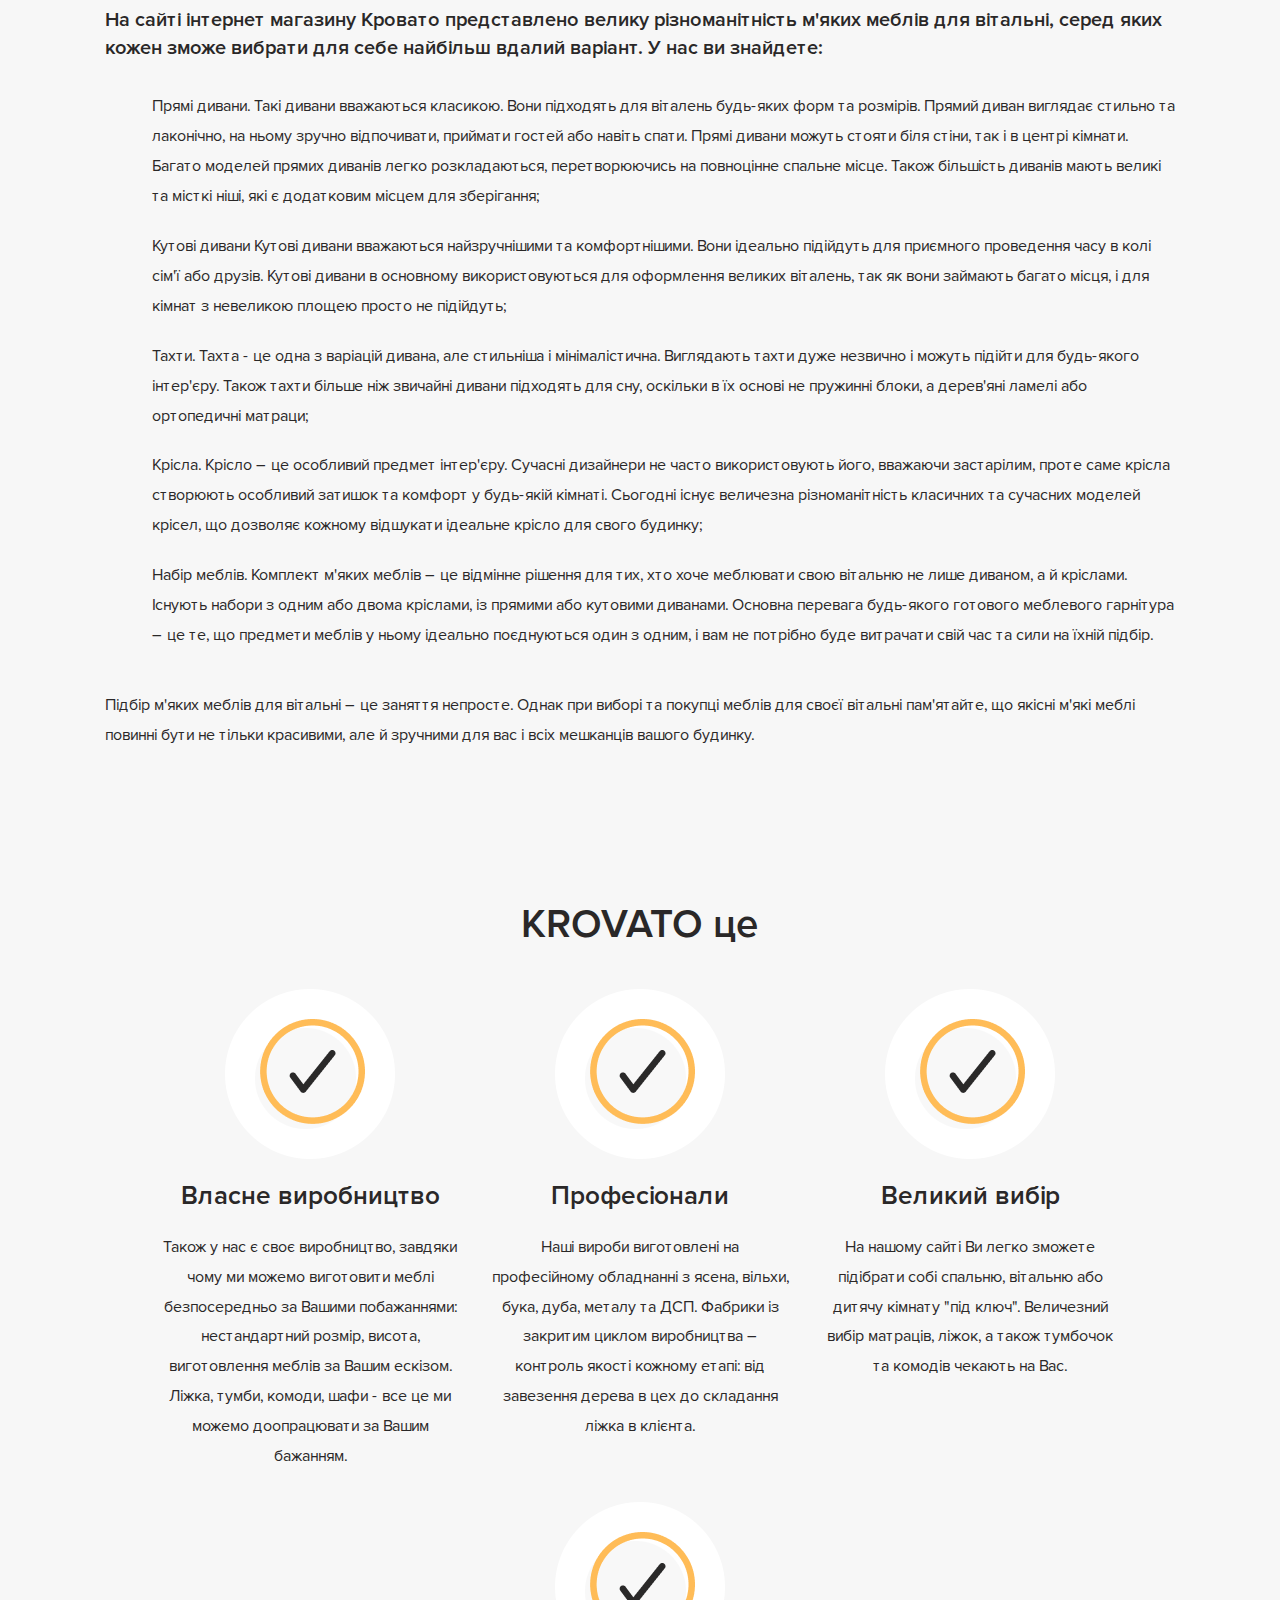
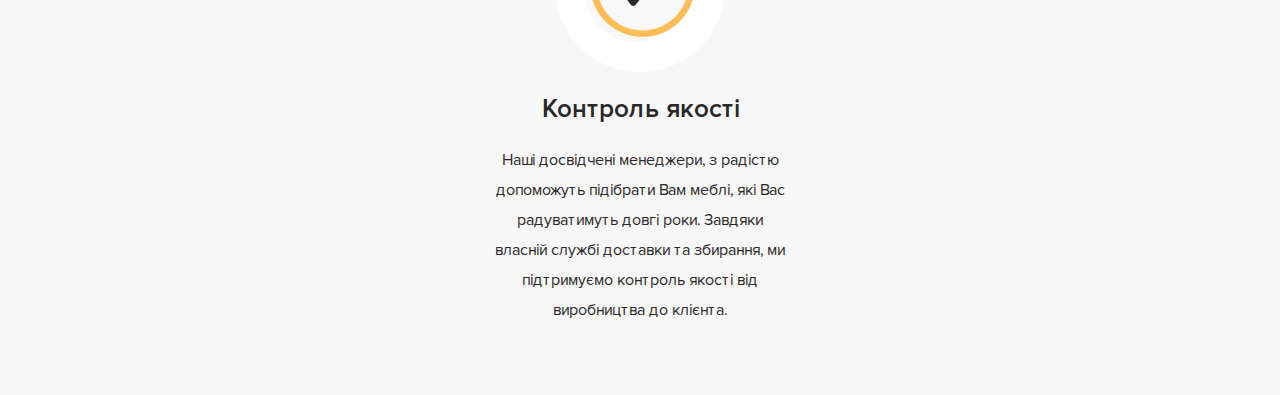
<file: lesson_5/index.html>
<!DOCTYPE html>
<html lang="zxx">

<head>
	<!-- Кодування тексту -->
	<meta charset="UTF-8">
	<!-- Налаштування в'юпорту (адаптиву, масштабу тощо) -->
	<meta name="viewport" content="width=device-width, initial-scale=1.0">
	<!--Підключення окремого файлу стилів -->
	<link rel="stylesheet" href="css/style.css">
	<!-- Заголовок сторінки в браузері -->
	<title>Lesson 5.</title>
</head>

<body>
	<header class="header"></header>
	<div class="wrapper">
		<main>
			<h1 class="h1 align-center">Lesson 5</h1>
			<!-- Follow-->
			<div class="follow align-center">
				<div class="follow__container">
					<h2 class="follow__title"> Follow products and discounts on Instagram </h2>
					<div class="follow__row">
						<div class="follow__col">
							<a class="follow__item" href="#" target="_blank"><img src="img/cardone.png" alt="Опис"></a>
						</div>
						<div class="follow__col">
							<a class="follow__item" href="#" target="_blank"><img src="img/cardtwo.png" alt="Опис"></a>
						</div>
						<div class="follow__col">
							<a class="follow__item" href="#" target="_blank"><img src="img/cardthree.png" alt="Опис"></a>
						</div>
						<div class="follow__col">
							<a class="follow__item" href="#" target="_blank"><img src="img/cardfour.png" alt="Опис"></a>
						</div>
						<div class="follow__col">
							<a class="follow__item" href="#" target="_blank"><img src="img/cardfive.png" alt="Опис"></a>
						</div>
						<div class="follow__col">
							<a class="follow__item" href="#" target="_blank"><img src="img/cardsix.png" alt="Опис"></a>
						</div>
					</div>
				</div>
			</div>
			<!-- Article-->
			<div class="blog">
				<div class="blog__container">
					<h2 class="blog__title title"> Оформлення вітальні. Які м'які меблі краще вибрати? </h2>
					<div class="blog__content">
						<img src="img/room.jpg" alt="Затишна вітальня кімната">
						<p> Вітальня – це основна кімната у кожному будинку. Саме вона служить для прийому гостей, проведення часу всією сім'єю та просто для відпочинку у приємній теплій атмосфері. Оформляючи свій будинок та вітальню зокрема, всі намагаються зробити її максимально зручною, комфортною та красивою. Основним та центральним елементом оформлення вітальні, як і будь-якої іншої кімнати, є м'які меблі. </p>
						<p> Будь-які меблі для вітальні повинні бути не тільки стильними і красивими, але і функціональними. На таких меблів має бути зручно та приємно відпочивати та приймати гостей. Однак сьогодні існує величезна різноманітність найрізноманітніших м'яких меблів для вітальні, яка підходить для кімнат різних розмірів і форм. На чому варто зупинити свій вибір? Як краще оформити свою вітальню, щоб вам було комфортно, а гості хотіли приходити до вас знову та знову? </p>
					</div>
					<!-- Section-->
					<div>
						<h3 class="blog__sub-title"> На сайті інтернет магазину Кровато представлено велику різноманітність м'яких меблів для вітальні, серед яких кожен зможе вибрати для себе найбільш вдалий варіант. У нас ви знайдете: </h3>
						<div class="blog__content">
							<ul>
								<li> Прямі дивани. Такі дивани вважаються класикою. Вони підходять для віталень будь-яких форм та розмірів. Прямий диван виглядає стильно та лаконічно, на ньому зручно відпочивати, приймати гостей або навіть спати. Прямі дивани можуть стояти біля стіни, так і в центрі кімнати. Багато моделей прямих диванів легко розкладаються, перетворюючись на повноцінне спальне місце. Також більшість диванів мають великі та місткі ніші, які є додатковим місцем для зберігання; </li>
								<li> Кутові дивани Кутові дивани вважаються найзручнішими та комфортнішими. Вони ідеально підійдуть для приємного проведення часу в колі сім'ї або друзів. Кутові дивани в основному використовуються для оформлення великих віталень, так як вони займають багато місця, і для кімнат з невеликою площею просто не підійдуть; </li>
								<li> Тахти. Тахта - це одна з варіацій дивана, але стильніша і мінімалістична. Виглядають тахти дуже незвично і можуть підійти для будь-якого інтер'єру. Також тахти більше ніж звичайні дивани підходять для сну, оскільки в їх основі не пружинні блоки, а дерев'яні ламелі або ортопедичні матраци; </li>
								<li> Крісла. Крісло – це особливий предмет інтер'єру. Сучасні дизайнери не часто використовують його, вважаючи застарілим, проте саме крісла створюють особливий затишок та комфорт у будь-якій кімнаті. Сьогодні існує величезна різноманітність класичних та сучасних моделей крісел, що дозволяє кожному відшукати ідеальне крісло для свого будинку; </li>
								<li> Набір меблів. Комплект м'яких меблів – це відмінне рішення для тих, хто хоче меблювати свою вітальню не лише диваном, а й кріслами. Існують набори з одним або двома кріслами, із прямими або кутовими диванами. Основна перевага будь-якого готового меблевого гарнітура – це те, що предмети меблів у ньому ідеально поєднуються один з одним, і вам не потрібно буде витрачати свій час та сили на їхній підбір. </li>
							</ul>
							<p> Підбір м'яких меблів для вітальні – це заняття непросте. Однак при виборі та покупці меблів для своєї вітальні пам'ятайте, що якісні м'які меблі повинні бути не тільки красивими, але й зручними для вас і всіх мешканців вашого будинку. </p>
						</div>
					</div>
				</div>
			</div>
			<!-- Section-->
			<div class="it align-center">
				<div class="it__container">
					<div class="it__title title">KROVATO це</div>
					<div class="it__row">
						<div class="it__col">
							<!-- Section-->
							<div class="it-item">
								<img src="img/chek.png" alt>
								<h3 class="it-item__title">Власне виробництво</h3>
								<div class="it-item__content">
									<p> Також у нас є своє виробництво, завдяки чому ми можемо виготовити меблі безпосередньо за Вашими побажаннями: нестандартний розмір, висота, виготовлення меблів за Вашим ескізом. Ліжка, тумби, комоди, шафи - все це ми можемо доопрацювати за Вашим бажанням. </p>
								</div>
							</div>
						</div>
						<div class="it__col">
							<!-- Section-->
							<div class="it-item">
								<img src="img/chek.png" alt>
								<h3 class="it-item__title">Професіонали</h3>
								<div class="it-item__content">
									<p> Наші вироби виготовлені на професійному обладнанні з ясена, вільхи, бука, дуба, металу та ДСП. Фабрики із закритим циклом виробництва – контроль якості кожному етапі: від завезення дерева в цех до складання ліжка в клієнта. </p>
								</div>
							</div>
						</div>
						<div class="it__col">
							<!-- Section-->
							<div class="it-item">
								<img src="img/chek.png" alt>
								<h3 class="it-item__title">Великий вибір</h3>
								<div class="it-item__content">
									<p> На нашому сайті Ви легко зможете підібрати собі спальню, вітальню або дитячу кімнату "під ключ". Величезний вибір матраців, ліжок, а також тумбочок та комодів чекають на Вас. </p>
								</div>
							</div>
						</div>
						<div class="it__col">
							<!-- Section-->
							<div class="it-item">
								<img src="img/chek.png" alt>
								<h3 class="it-item__title">Контроль якості</h3>
								<div class="it-item__content">
									<p> Наші досвідчені менеджери, з радістю допоможуть підібрати Вам меблі, які Вас радуватимуть довгі роки. Завдяки власній службі доставки та збирання, ми підтримуємо контроль якості від виробництва до клієнта. </p>
								</div>
							</div>
						</div>
					</div>
				</div>
			</div>
		</main>
	</div>
	<footer class="footer"></footer>
</body>

</html>
</file>
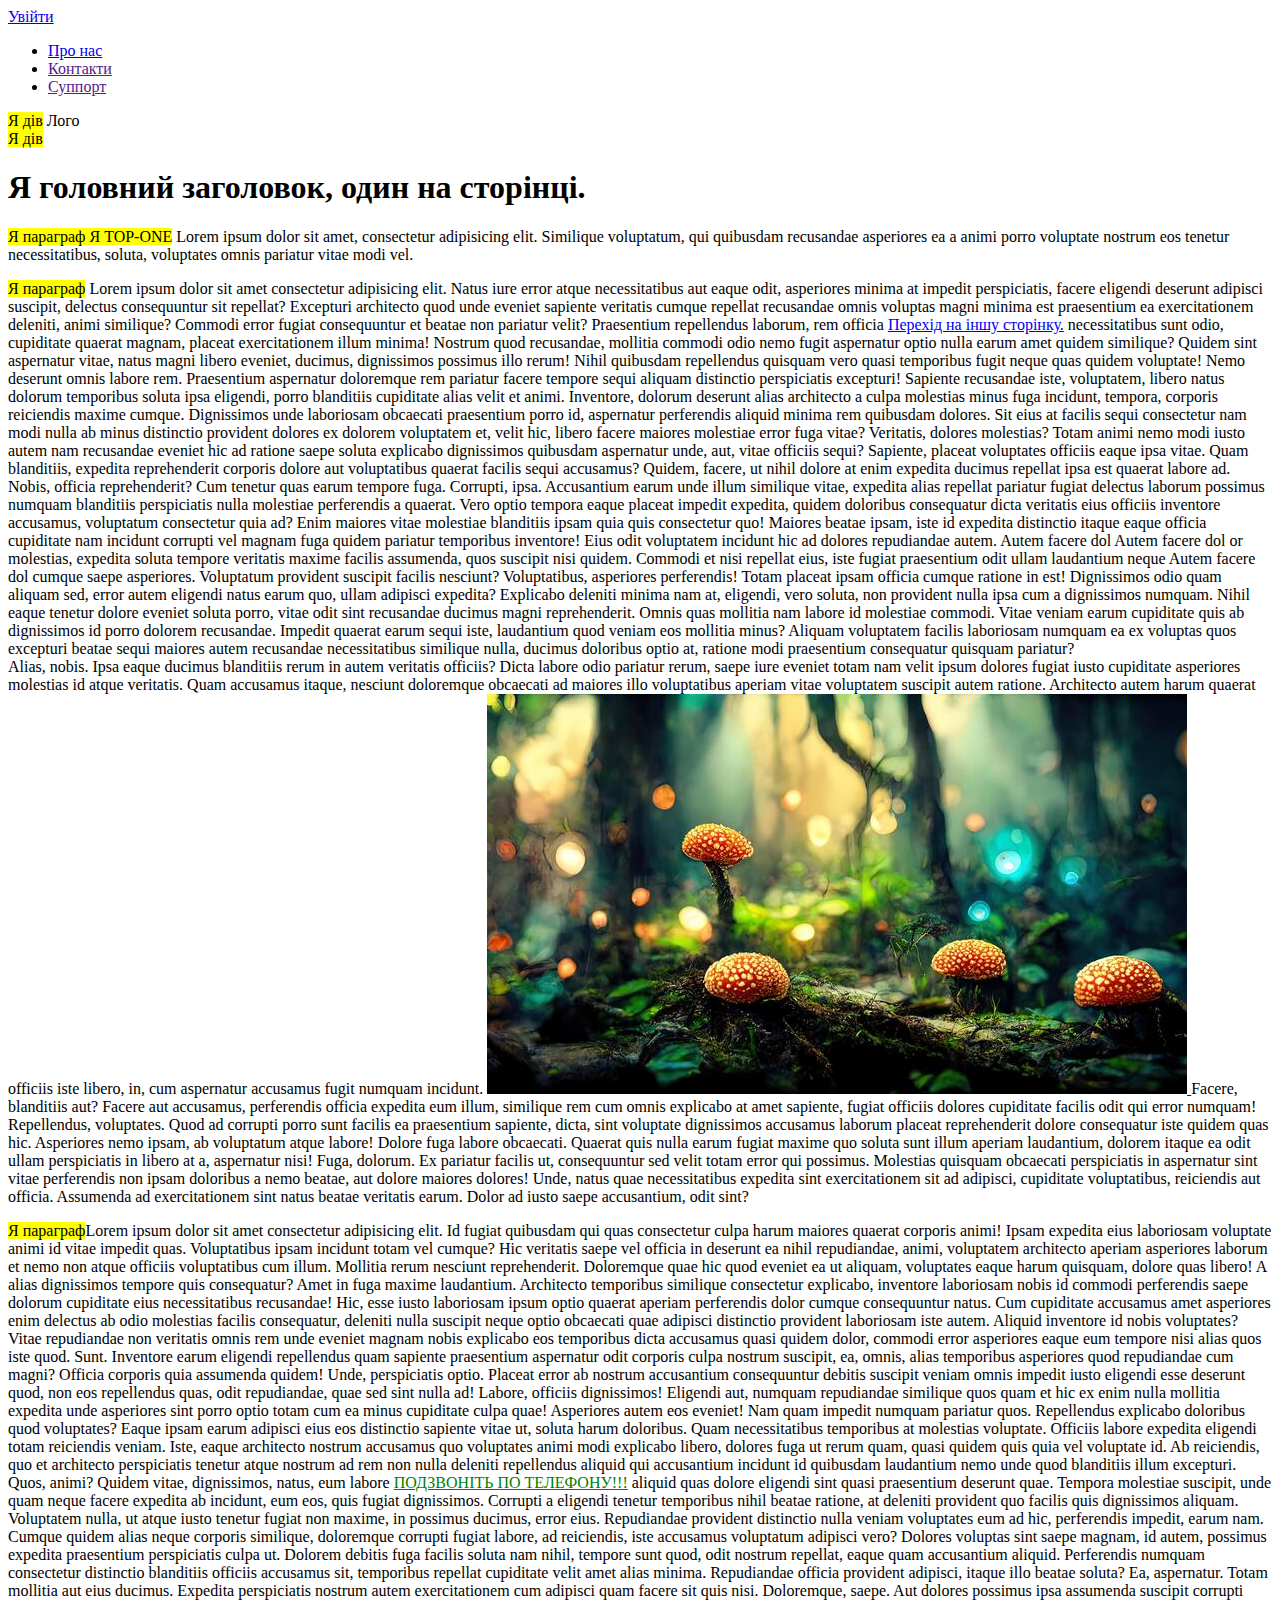
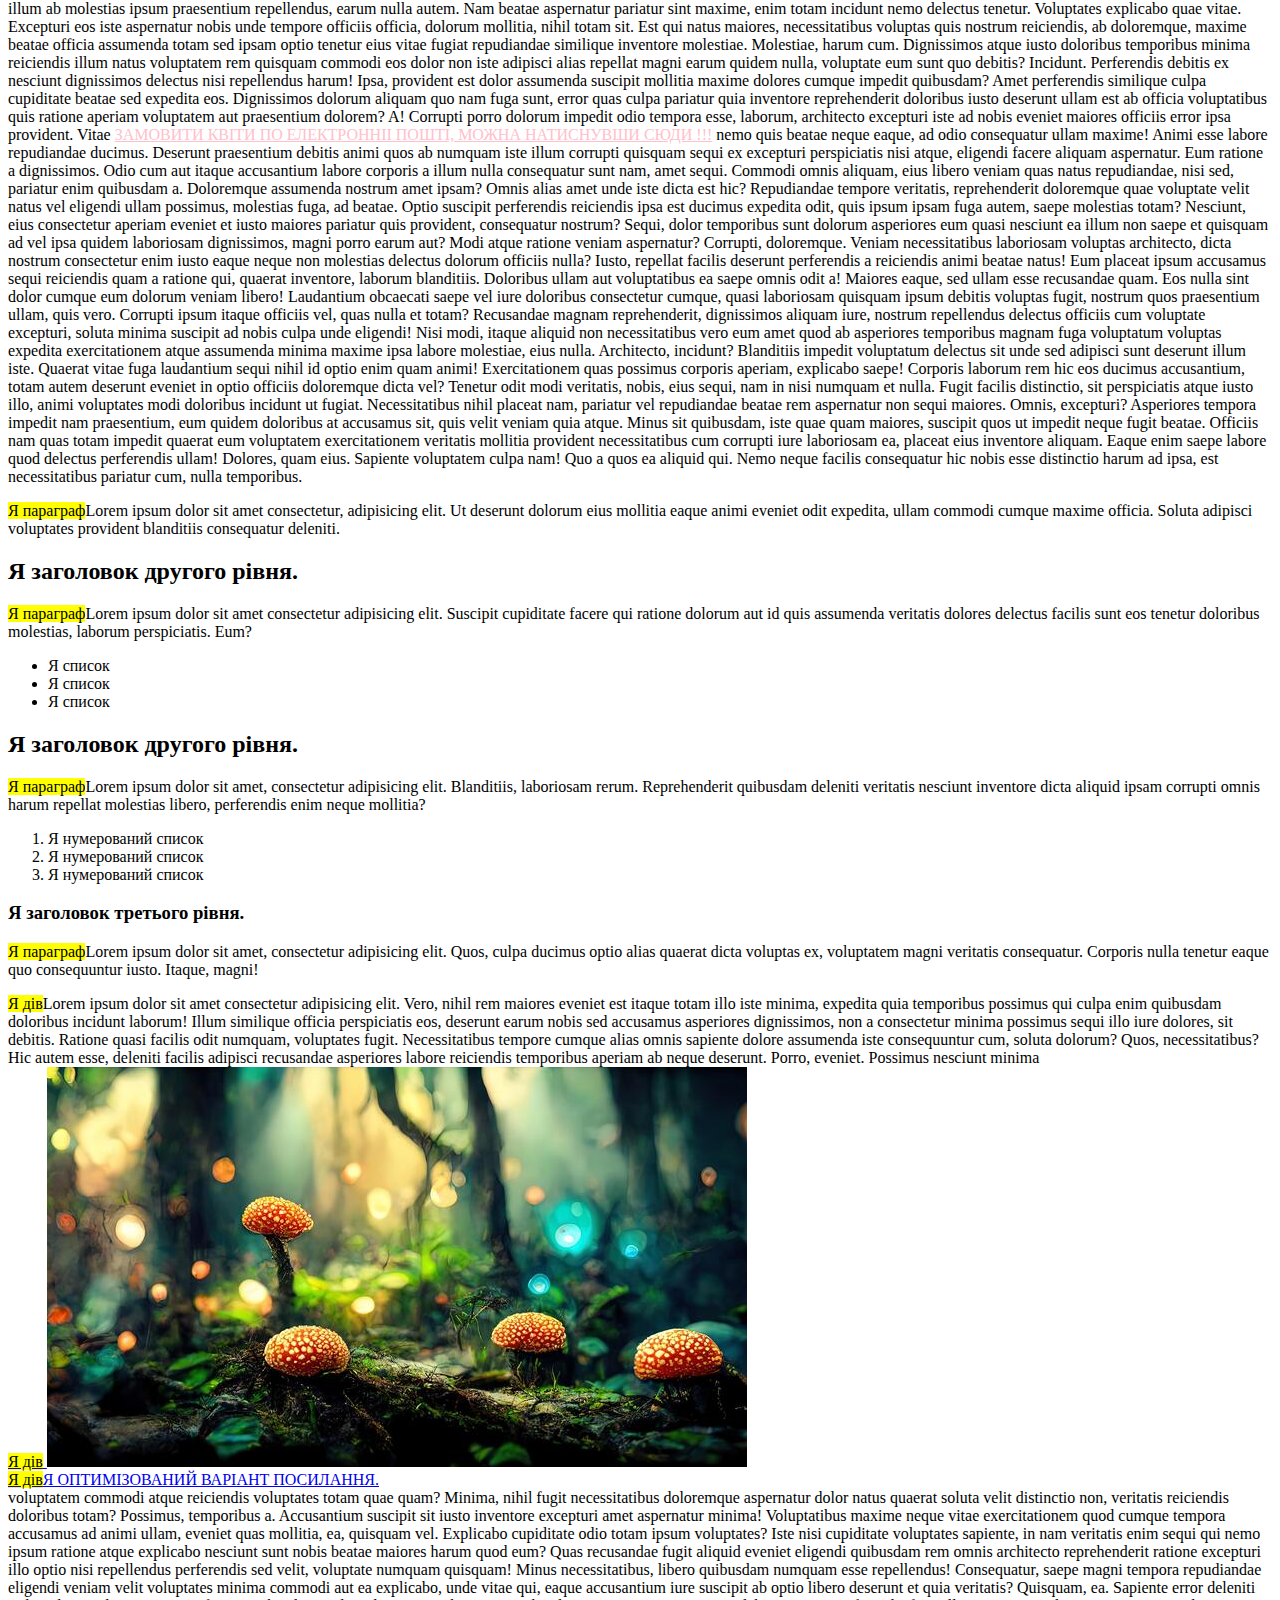
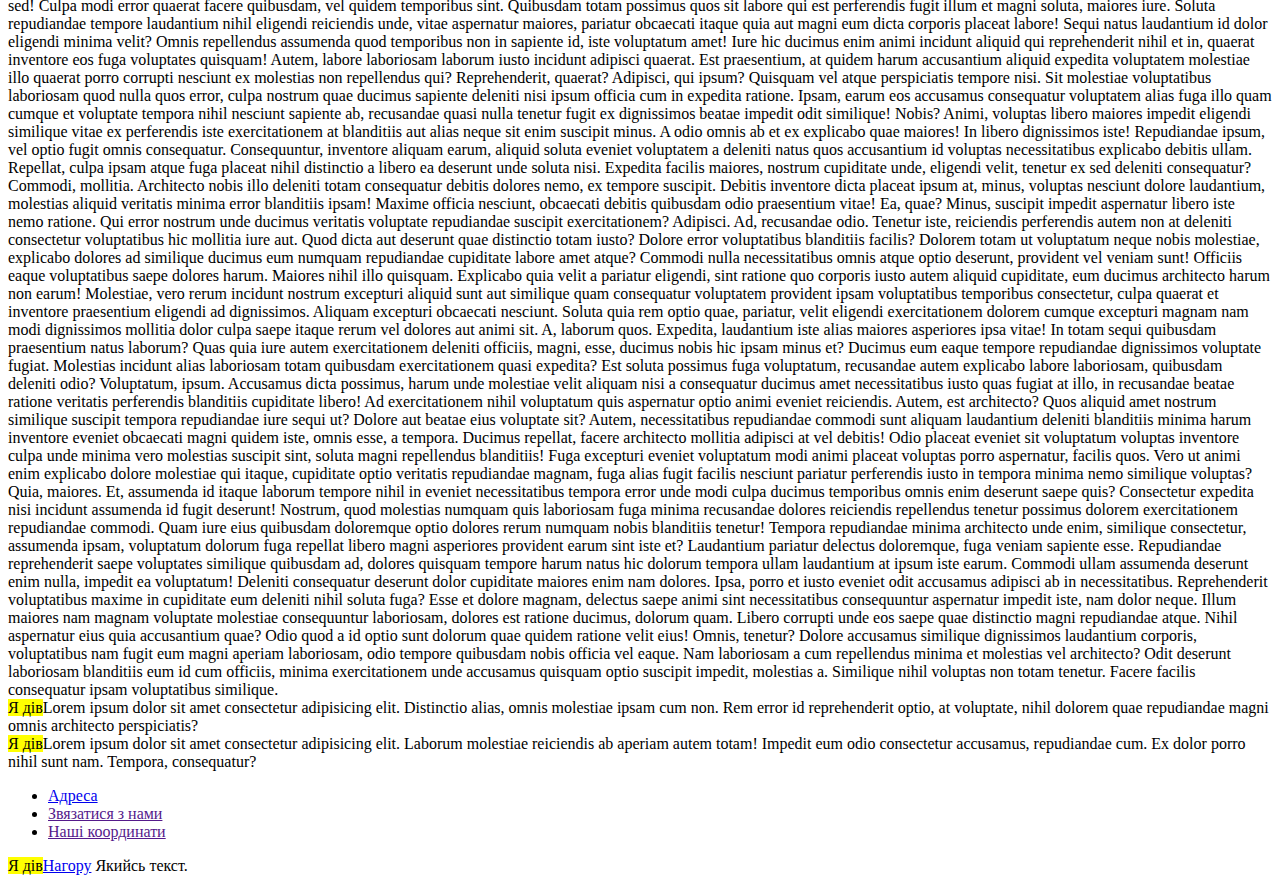
<file: markup_nesting_2/index.html>
<!DOCTYPE html>
<html lang="zxx">

<head>
	<meta charset="UTF-8">
	<meta name="viewport" content="width=device-width, initial-scale=1.0">
	<title>Markup Nesting.</title>
</head>
<header>
	<div>
		<a href="#">Увійти</a>
		<ul>
			<li>
				<a title="НАТИСНИ МЕНЕ!!!" target="_blank" href="https://waytravel.com.ua">Про нас</a>
			</li>
			<li>
				<a href="">Контакти</a>
			</li>
			<li id="top-two">
				<a href="">Суппорт</a>
			</li>
		</ul>
		<div><mark>Я дів</mark> Лого</div>
	</div>
</header>
<main>
	<div>
		<mark>Я дів</mark>
		<h1>Я головний заголовок, один на сторінці.</h1>
		<p id="top-one"> <mark>Я параграф Я TOP-ONE</mark> Lorem ipsum dolor sit amet, consectetur adipisicing elit.
			Similique
			voluptatum, qui
			quibusdam recusandae
			asperiores ea a animi porro voluptate nostrum eos tenetur necessitatibus, soluta, voluptates omnis pariatur
			vitae modi vel.</p>
		<p> <mark>Я параграф</mark>
			Lorem ipsum dolor sit amet consectetur adipisicing elit. Natus iure error atque necessitatibus aut eaque odit,
			asperiores minima at impedit perspiciatis, facere eligendi deserunt adipisci suscipit, delectus consequuntur
			sit repellat?
			Excepturi architecto quod unde eveniet sapiente veritatis cumque repellat recusandae omnis voluptas magni
			minima est praesentium ea exercitationem deleniti, animi similique? Commodi error fugiat consequuntur et beatae
			non pariatur velit?
			Praesentium repellendus laborum, rem officia <a target="_blank" href="contacts.html">Перехід на іншу
				сторінку.</a>
			necessitatibus sunt odio, cupiditate quaerat magnam, placeat
			exercitationem illum minima! Nostrum quod recusandae, mollitia commodi odio nemo fugit aspernatur optio nulla
			earum amet quidem similique?
			Quidem sint aspernatur vitae, natus magni libero eveniet, ducimus, dignissimos possimus illo rerum! Nihil
			quibusdam repellendus quisquam vero quasi temporibus fugit neque quas quidem voluptate! Nemo deserunt omnis
			labore rem.
			Praesentium aspernatur doloremque rem pariatur facere tempore sequi aliquam distinctio perspiciatis excepturi!
			Sapiente recusandae iste, voluptatem, libero natus dolorum temporibus soluta ipsa eligendi, porro blanditiis
			cupiditate alias velit et animi.
			Inventore, dolorum deserunt alias architecto a culpa molestias minus fuga incidunt, tempora, corporis
			reiciendis maxime cumque. Dignissimos unde laboriosam obcaecati praesentium porro id, aspernatur perferendis
			aliquid minima rem quibusdam dolores.
			Sit eius at facilis sequi consectetur nam modi nulla ab minus distinctio provident dolores ex dolorem
			voluptatem et, velit hic, libero facere maiores molestiae error fuga vitae? Veritatis, dolores molestias?
			Totam animi nemo modi iusto autem nam recusandae eveniet hic ad ratione saepe soluta explicabo dignissimos
			quibusdam aspernatur unde, aut, vitae officiis sequi? Sapiente, placeat voluptates officiis eaque ipsa vitae.
			Quam blanditiis, expedita reprehenderit corporis dolore aut voluptatibus quaerat facilis sequi accusamus?
			Quidem, facere, ut nihil dolore at enim expedita ducimus repellat ipsa est quaerat labore ad. Nobis, officia
			reprehenderit?
			Cum tenetur quas earum tempore fuga. Corrupti, ipsa. Accusantium earum unde illum similique vitae, expedita
			alias repellat pariatur fugiat delectus laborum possimus numquam blanditiis perspiciatis nulla molestiae
			perferendis a quaerat.
			Vero optio tempora eaque placeat impedit expedita, quidem doloribus consequatur dicta veritatis eius officiis
			inventore accusamus, voluptatum consectetur quia ad? Enim maiores vitae molestiae blanditiis ipsam quia quis
			consectetur quo!
			Maiores beatae ipsam, iste id expedita distinctio itaque eaque officia cupiditate nam incidunt corrupti vel
			magnam fuga quidem pariatur temporibus inventore! Eius odit voluptatem incidunt hic ad dolores repudiandae
			autem.
			Autem facere dol<span> Autem facere dol or molestias, expedita soluta tempore veritatis maxime facilis
				assumenda, quos suscipit nisi
				quidem. Commodi et nisi repellat eius, iste fugiat praesentium odit ullam laudantium neque
				Autem facere dol</span> cumque saepe
			asperiores.
			Voluptatum provident suscipit facilis nesciunt? Voluptatibus, asperiores perferendis! Totam placeat ipsam
			officia cumque ratione in est! Dignissimos odio quam aliquam sed, error autem eligendi natus earum quo, ullam
			adipisci expedita?
			Explicabo deleniti minima nam at, eligendi, vero soluta, non provident nulla ipsa cum a dignissimos numquam.
			Nihil eaque tenetur dolore eveniet soluta porro, vitae odit sint recusandae ducimus magni reprehenderit.
			Omnis quas mollitia nam labore id molestiae commodi. Vitae veniam earum cupiditate quis ab dignissimos id porro
			dolorem recusandae. Impedit quaerat earum sequi iste, laudantium quod veniam eos mollitia minus?
			Aliquam voluptatem facilis laboriosam numquam ea ex voluptas quos excepturi beatae sequi maiores autem
			recusandae necessitatibus similique nulla, ducimus doloribus optio at, ratione modi praesentium consequatur
			quisquam pariatur? <br> Alias, nobis.
			Ipsa eaque ducimus blanditiis rerum in autem veritatis officiis? Dicta labore odio pariatur rerum, saepe iure
			eveniet totam nam velit ipsum dolores fugiat iusto cupiditate asperiores molestias id atque veritatis.
			Quam accusamus itaque, nesciunt doloremque obcaecati ad maiores illo voluptatibus aperiam vitae voluptatem
			suscipit autem ratione. Architecto autem harum quaerat officiis iste libero, in, cum aspernatur accusamus fugit
			numquam incidunt. <a href="contacts.html">
				<img src="img/fungi.jpeg" alt="Мухомори в лісі, на заході сонця.">
			</a>
			Facere, blanditiis aut? Facere aut accusamus, perferendis officia expedita eum illum, similique rem cum omnis
			explicabo at amet sapiente, fugiat officiis dolores cupiditate facilis odit qui error numquam! Repellendus,
			voluptates.
			Quod ad corrupti porro sunt facilis ea praesentium sapiente, dicta, sint voluptate dignissimos accusamus
			laborum placeat reprehenderit dolore consequatur iste quidem quas hic. Asperiores nemo ipsam, ab voluptatum
			atque labore!
			Dolore fuga labore obcaecati. Quaerat quis nulla earum fugiat maxime quo soluta sunt illum aperiam laudantium,
			dolorem itaque ea odit ullam perspiciatis in libero at a, aspernatur nisi! Fuga, dolorum.
			Ex pariatur facilis ut, consequuntur sed velit totam error qui possimus. Molestias quisquam obcaecati
			perspiciatis in aspernatur sint vitae perferendis non ipsam doloribus a nemo beatae, aut dolore maiores
			dolores!
			Unde, natus quae necessitatibus expedita sint exercitationem sit ad adipisci, cupiditate voluptatibus,
			reiciendis aut officia. Assumenda ad exercitationem sint natus beatae veritatis earum. Dolor ad iusto saepe
			accusantium, odit sint?
		</p>
		<p> <mark>Я параграф</mark>Lorem ipsum dolor sit amet consectetur adipisicing elit. Id fugiat quibusdam qui quas
			consectetur culpa harum
			maiores quaerat corporis animi! Ipsam expedita eius laboriosam voluptate animi id vitae impedit quas.
			Voluptatibus ipsam incidunt totam vel cumque? Hic veritatis saepe vel officia in deserunt ea nihil repudiandae,
			animi, voluptatem architecto aperiam asperiores laborum et nemo non atque officiis voluptatibus cum illum.
			Mollitia rerum nesciunt reprehenderit. Doloremque quae hic quod eveniet ea ut aliquam, voluptates eaque harum
			quisquam, dolore quas libero! A alias dignissimos tempore quis consequatur? Amet in fuga maxime laudantium.
			Architecto temporibus similique consectetur explicabo, inventore laboriosam nobis id commodi perferendis saepe
			dolorum cupiditate eius necessitatibus recusandae! Hic, esse iusto laboriosam ipsum optio quaerat aperiam
			perferendis dolor cumque consequuntur natus.
			Cum cupiditate accusamus amet asperiores enim delectus ab odio molestias facilis consequatur, deleniti nulla
			suscipit neque optio obcaecati quae adipisci distinctio provident laboriosam iste autem. Aliquid inventore id
			nobis voluptates?
			Vitae repudiandae non veritatis omnis rem unde eveniet magnam nobis explicabo eos temporibus dicta accusamus
			quasi quidem dolor, commodi error asperiores eaque eum tempore nisi alias quos iste quod. Sunt.
			Inventore earum eligendi repellendus quam sapiente praesentium aspernatur odit corporis culpa nostrum suscipit,
			ea, omnis, alias temporibus asperiores quod repudiandae cum magni? Officia corporis quia assumenda quidem!
			Unde, perspiciatis optio.
			Placeat error ab nostrum accusantium consequuntur debitis suscipit veniam omnis impedit iusto eligendi esse
			deserunt quod, non eos repellendus quas, odit repudiandae, quae sed sint nulla ad! Labore, officiis
			dignissimos!
			Eligendi aut, numquam repudiandae similique quos quam et hic ex enim nulla mollitia expedita unde asperiores
			sint porro optio totam cum ea minus cupiditate culpa quae! Asperiores autem eos eveniet!
			Nam quam impedit numquam pariatur quos. Repellendus explicabo doloribus quod voluptates? Eaque ipsam earum
			adipisci eius eos distinctio sapiente vitae ut, soluta harum doloribus. Quam necessitatibus temporibus at
			molestias voluptate.
			Officiis labore expedita eligendi totam reiciendis veniam. Iste, eaque architecto nostrum accusamus quo
			voluptates animi modi explicabo libero, dolores fuga ut rerum quam, quasi quidem quis quia vel voluptate id.
			Ab reiciendis, quo et architecto perspiciatis tenetur atque nostrum ad rem non nulla deleniti repellendus
			aliquid qui accusantium incidunt id quibusdam laudantium nemo unde quod blanditiis illum excepturi. Quos,
			animi?
			Quidem vitae, dignissimos, natus, eum labore <a style="color:green" href="tel:+385555555555">ПОДЗВОНІТЬ ПО
				ТЕЛЕФОНУ!!!</a> aliquid quas dolore eligendi sint quasi praesentium deserunt quae.
			Tempora molestiae suscipit, unde quam neque facere expedita
			ab incidunt, eum eos, quis fugiat dignissimos.
			Corrupti a eligendi tenetur temporibus nihil beatae ratione, at deleniti provident quo facilis quis dignissimos
			aliquam. Voluptatem nulla, ut atque iusto tenetur fugiat non maxime, in possimus ducimus, error eius.
			Repudiandae provident distinctio nulla veniam voluptates eum ad hic, perferendis impedit, earum nam. Cumque
			quidem alias neque corporis similique, doloremque corrupti fugiat labore, ad reiciendis, iste accusamus
			voluptatum adipisci vero?
			Dolores voluptas sint saepe magnam, id autem, possimus expedita praesentium perspiciatis culpa ut. Dolorem
			debitis fuga facilis soluta nam nihil, tempore sunt quod, odit nostrum repellat, eaque quam accusantium
			aliquid.
			Perferendis numquam consectetur distinctio blanditiis officiis accusamus sit, temporibus repellat cupiditate
			velit amet alias minima. Repudiandae officia provident adipisci, itaque illo beatae soluta? Ea, aspernatur.
			Totam mollitia aut eius ducimus.
			Expedita perspiciatis nostrum autem exercitationem cum adipisci quam facere sit quis nisi. Doloremque, saepe.
			Aut dolores possimus ipsa assumenda suscipit corrupti illum ab molestias ipsum praesentium repellendus, earum
			nulla autem.
			Nam beatae aspernatur pariatur sint maxime, enim totam incidunt nemo delectus tenetur. Voluptates explicabo
			quae vitae. Excepturi eos iste aspernatur nobis unde tempore officiis officia, dolorum mollitia, nihil totam
			sit.
			Est qui natus maiores, necessitatibus voluptas quis nostrum reiciendis, ab doloremque, maxime beatae officia
			assumenda totam sed ipsam optio tenetur eius vitae fugiat repudiandae similique inventore molestiae. Molestiae,
			harum cum.
			Dignissimos atque iusto doloribus temporibus minima reiciendis illum natus voluptatem rem quisquam commodi eos
			dolor non iste adipisci alias repellat magni earum quidem nulla, voluptate eum sunt quo debitis? Incidunt.
			Perferendis debitis ex nesciunt dignissimos delectus nisi repellendus harum! Ipsa, provident est dolor
			assumenda suscipit mollitia maxime dolores cumque impedit quibusdam? Amet perferendis similique culpa
			cupiditate beatae sed expedita eos.
			Dignissimos dolorum aliquam quo nam fuga sunt, error quas culpa pariatur quia inventore reprehenderit doloribus
			iusto deserunt ullam est ab officia voluptatibus quis ratione aperiam voluptatem aut praesentium dolorem? A!
			Corrupti porro dolorum impedit odio tempora esse, laborum, architecto excepturi iste ad nobis eveniet maiores
			officiis error ipsa provident. Vitae <a style="color:pink" href="mailto:xxxxxxx@gmail.com">ЗАМОВИТИ КВІТИ ПО
				ЕЛЕКТРОННІІ ПОШТІ,
				МОЖНА НАТИСНУВШИ СЮДИ !!!</a> nemo quis beatae neque eaque, ad odio consequatur ullam maxime!
			Animi esse labore repudiandae ducimus. Deserunt praesentium debitis animi quos ab numquam iste illum corrupti
			quisquam sequi ex excepturi perspiciatis nisi atque, eligendi facere aliquam aspernatur. Eum ratione a
			dignissimos.
			Odio cum aut itaque accusantium labore corporis a illum nulla consequatur sunt nam, amet sequi. Commodi omnis
			aliquam, eius libero veniam quas natus repudiandae, nisi sed, pariatur enim quibusdam a.
			Doloremque assumenda nostrum amet ipsam? Omnis alias amet unde iste dicta est hic? Repudiandae tempore
			veritatis, reprehenderit doloremque quae voluptate velit natus vel eligendi ullam possimus, molestias fuga, ad
			beatae.
			Optio suscipit perferendis reiciendis ipsa est ducimus expedita odit, quis ipsum ipsam fuga autem, saepe
			molestias totam? Nesciunt, eius consectetur aperiam eveniet et iusto maiores pariatur quis provident,
			consequatur nostrum?
			Sequi, dolor temporibus sunt dolorum asperiores eum quasi nesciunt ea illum non saepe et quisquam ad vel ipsa
			quidem laboriosam dignissimos, magni porro earum aut? Modi atque ratione veniam aspernatur?
			Corrupti, doloremque. Veniam necessitatibus laboriosam voluptas architecto, dicta nostrum consectetur enim
			iusto eaque neque non molestias delectus dolorum officiis nulla? Iusto, repellat facilis deserunt perferendis a
			reiciendis animi beatae natus!
			Eum placeat ipsum accusamus sequi reiciendis quam a ratione qui, quaerat inventore, laborum blanditiis.
			Doloribus ullam aut voluptatibus ea saepe omnis odit a! Maiores eaque, sed ullam esse recusandae quam.
			Eos nulla sint dolor cumque eum dolorum veniam libero! Laudantium obcaecati saepe vel iure doloribus
			consectetur cumque, quasi laboriosam quisquam ipsum debitis voluptas fugit, nostrum quos praesentium ullam,
			quis vero.
			Corrupti ipsum itaque officiis vel, quas nulla et totam? Recusandae magnam reprehenderit, dignissimos aliquam
			iure, nostrum repellendus delectus officiis cum voluptate excepturi, soluta minima suscipit ad nobis culpa unde
			eligendi!
			Nisi modi, itaque aliquid non necessitatibus vero eum amet quod ab asperiores temporibus magnam fuga voluptatum
			voluptas expedita exercitationem atque assumenda minima maxime ipsa labore molestiae, eius nulla. Architecto,
			incidunt?
			Blanditiis impedit voluptatum delectus sit unde sed adipisci sunt deserunt illum iste. Quaerat vitae fuga
			laudantium sequi nihil id optio enim quam animi! Exercitationem quas possimus corporis aperiam, explicabo
			saepe!
			Corporis laborum rem hic eos ducimus accusantium, totam autem deserunt eveniet in optio officiis doloremque
			dicta vel? Tenetur odit modi veritatis, nobis, eius sequi, nam in nisi numquam et nulla.
			Fugit facilis distinctio, sit perspiciatis atque iusto illo, animi voluptates modi doloribus incidunt ut
			fugiat. Necessitatibus nihil placeat nam, pariatur vel repudiandae beatae rem aspernatur non sequi maiores.
			Omnis, excepturi?
			Asperiores tempora impedit nam praesentium, eum quidem doloribus at accusamus sit, quis velit veniam quia
			atque. Minus sit quibusdam, iste quae quam maiores, suscipit quos ut impedit neque fugit beatae.
			Officiis nam quas totam impedit quaerat eum voluptatem exercitationem veritatis mollitia provident
			necessitatibus cum corrupti iure laboriosam ea, placeat eius inventore aliquam. Eaque enim saepe labore quod
			delectus perferendis ullam!
			Dolores, quam eius. Sapiente voluptatem culpa nam! Quo a quos ea aliquid qui. Nemo neque facilis consequatur
			hic nobis esse distinctio harum ad ipsa, est necessitatibus pariatur cum, nulla temporibus.</p>
		<p> <mark>Я параграф</mark>Lorem ipsum dolor sit amet consectetur, adipisicing elit. Ut deserunt dolorum eius
			mollitia eaque animi eveniet
			odit expedita, ullam commodi cumque maxime officia. Soluta adipisci voluptates provident blanditiis consequatur
			deleniti. </p>
		<h2>Я заголовок другого рівня.</h2>
		<p><mark>Я параграф</mark>Lorem ipsum dolor sit amet consectetur adipisicing elit. Suscipit cupiditate facere qui
			ratione dolorum aut id
			quis assumenda veritatis dolores delectus facilis sunt eos tenetur doloribus molestias, laborum perspiciatis.
			Eum?</p>
		<ul>
			<li>Я список</li>
			<li>Я список</li>
			<li>Я список</li>
		</ul>
		<h2>Я заголовок другого рівня.</h2>
		<p> <mark>Я параграф</mark>Lorem ipsum dolor sit amet, consectetur adipisicing elit. Blanditiis, laboriosam rerum.
			Reprehenderit quibusdam
			deleniti veritatis nesciunt inventore dicta aliquid ipsam corrupti omnis harum repellat molestias libero,
			perferendis enim neque mollitia?</p>
		<ol>
			<li>Я нумерований список</li>
			<li>Я нумерований список</li>
			<li>Я нумерований список</li>
		</ol>
		<h3>Я заголовок третього рівня.</h3>
		<p> <mark>Я параграф</mark>Lorem ipsum dolor sit amet, consectetur adipisicing elit. Quos, culpa ducimus optio
			alias quaerat dicta
			voluptas ex, voluptatem magni veritatis consequatur. Corporis nulla tenetur eaque quo consequuntur iusto.
			Itaque, magni!</p>
	</div>
	<div> <mark>Я дів</mark>Lorem ipsum dolor sit amet consectetur adipisicing elit. Vero, nihil rem maiores eveniet est
		itaque totam illo
		iste minima, expedita quia temporibus possimus qui culpa enim quibusdam doloribus incidunt laborum!
		Illum similique officia perspiciatis eos, deserunt earum nobis sed accusamus asperiores dignissimos, non a
		consectetur minima possimus sequi illo iure dolores, sit debitis. Ratione quasi facilis odit numquam, voluptates
		fugit.
		Necessitatibus tempore cumque alias omnis sapiente dolore assumenda iste consequuntur cum, soluta dolorum? Quos,
		necessitatibus? Hic autem esse, deleniti facilis adipisci recusandae asperiores labore reiciendis temporibus
		aperiam ab neque deserunt.
		Porro, eveniet. Possimus nesciunt minima <a href="contacts.html">
			<div> <mark>Я дів</mark>
				<img src="img/fungi.jpeg" alt="red fly agaric">
			</div>
			<div> <mark>Я дів</mark>Я ОПТИМІЗОВАНИЙ ВАРІАНТ ПОСИЛАННЯ.</div>
		</a> voluptatem commodi atque reiciendis voluptates totam quae quam? Minima,
		nihil fugit necessitatibus doloremque aspernatur dolor natus quaerat soluta velit distinctio non, veritatis
		reiciendis doloribus totam?
		Possimus, temporibus a. Accusantium suscipit sit iusto inventore excepturi amet aspernatur minima! Voluptatibus
		maxime neque vitae exercitationem quod cumque tempora accusamus ad animi ullam, eveniet quas mollitia, ea,
		quisquam vel.
		Explicabo cupiditate odio totam ipsum voluptates? Iste nisi cupiditate voluptates sapiente, in nam veritatis enim
		sequi qui nemo ipsum ratione atque explicabo nesciunt sunt nobis beatae maiores harum quod eum?
		Quas recusandae fugit aliquid eveniet eligendi quibusdam rem omnis architecto reprehenderit ratione excepturi illo
		optio nisi repellendus perferendis sed velit, voluptate numquam quisquam! Minus necessitatibus, libero quibusdam
		numquam esse repellendus!
		Consequatur, saepe magni tempora repudiandae eligendi veniam velit voluptates minima commodi aut ea explicabo,
		unde vitae qui, eaque accusantium iure suscipit ab optio libero deserunt et quia veritatis? Quisquam, ea.
		Sapiente error deleniti sed! Culpa modi error quaerat facere quibusdam, vel quidem temporibus sint. Quibusdam
		totam possimus quos sit labore qui est perferendis fugit illum et magni soluta, maiores iure.
		Soluta repudiandae tempore laudantium nihil eligendi reiciendis unde, vitae aspernatur maiores, pariatur obcaecati
		itaque quia aut magni eum dicta corporis placeat labore! Sequi natus laudantium id dolor eligendi minima velit?
		Omnis repellendus assumenda quod temporibus non in sapiente id, iste voluptatum amet! Iure hic ducimus enim animi
		incidunt aliquid qui reprehenderit nihil et in, quaerat inventore eos fuga voluptates quisquam!
		Autem, labore laboriosam laborum iusto incidunt adipisci quaerat. Est praesentium, at quidem harum accusantium
		aliquid expedita voluptatem molestiae illo quaerat porro corrupti nesciunt ex molestias non repellendus qui?
		Reprehenderit, quaerat?
		Adipisci, qui ipsum? Quisquam vel atque perspiciatis tempore nisi. Sit molestiae voluptatibus laboriosam quod
		nulla quos error, culpa nostrum quae ducimus sapiente deleniti nisi ipsum officia cum in expedita ratione.
		Ipsam, earum eos accusamus consequatur voluptatem alias fuga illo quam cumque et voluptate tempora nihil nesciunt
		sapiente ab, recusandae quasi nulla tenetur fugit ex dignissimos beatae impedit odit similique! Nobis?
		Animi, voluptas libero maiores impedit eligendi similique vitae ex perferendis iste exercitationem at blanditiis
		aut alias neque sit enim suscipit minus. A odio omnis ab et ex explicabo quae maiores!
		In libero dignissimos iste! Repudiandae ipsum, vel optio fugit omnis consequatur. Consequuntur, inventore aliquam
		earum, aliquid soluta eveniet voluptatem a deleniti natus quos accusantium id voluptas necessitatibus explicabo
		debitis ullam.
		Repellat, culpa ipsam atque fuga placeat nihil distinctio a libero ea deserunt unde soluta nisi. Expedita facilis
		maiores, nostrum cupiditate unde, eligendi velit, tenetur ex sed deleniti consequatur? Commodi, mollitia.
		Architecto nobis illo deleniti totam consequatur debitis dolores nemo, ex tempore suscipit. Debitis inventore
		dicta placeat ipsum at, minus, voluptas nesciunt dolore laudantium, molestias aliquid veritatis minima error
		blanditiis ipsam!
		Maxime officia nesciunt, obcaecati debitis quibusdam odio praesentium vitae! Ea, quae? Minus, suscipit impedit
		aspernatur libero iste nemo ratione. Qui error nostrum unde ducimus veritatis voluptate repudiandae suscipit
		exercitationem? Adipisci.
		Ad, recusandae odio. Tenetur iste, reiciendis perferendis autem non at deleniti consectetur voluptatibus hic
		mollitia iure aut. Quod dicta aut deserunt quae distinctio totam iusto? Dolore error voluptatibus blanditiis
		facilis?
		Dolorem totam ut voluptatum neque nobis molestiae, explicabo dolores ad similique ducimus eum numquam repudiandae
		cupiditate labore amet atque? Commodi nulla necessitatibus omnis atque optio deserunt, provident vel veniam sunt!
		Officiis eaque voluptatibus saepe dolores harum. Maiores nihil illo quisquam. Explicabo quia velit a pariatur
		eligendi, sint ratione quo corporis iusto autem aliquid cupiditate, eum ducimus architecto harum non earum!
		Molestiae, vero rerum incidunt nostrum excepturi aliquid sunt aut similique quam consequatur voluptatem provident
		ipsam voluptatibus temporibus consectetur, culpa quaerat et inventore praesentium eligendi ad dignissimos. Aliquam
		excepturi obcaecati nesciunt.
		Soluta quia rem optio quae, pariatur, velit eligendi exercitationem dolorem cumque excepturi magnam nam modi
		dignissimos mollitia dolor culpa saepe itaque rerum vel dolores aut animi sit. A, laborum quos.
		Expedita, laudantium iste alias maiores asperiores ipsa vitae! In totam sequi quibusdam praesentium natus laborum?
		Quas quia iure autem exercitationem deleniti officiis, magni, esse, ducimus nobis hic ipsam minus et?
		Ducimus eum eaque tempore repudiandae dignissimos voluptate fugiat. Molestias incidunt alias laboriosam totam
		quibusdam exercitationem quasi expedita? Est soluta possimus fuga voluptatum, recusandae autem explicabo labore
		laboriosam, quibusdam deleniti odio?
		Voluptatum, ipsum. Accusamus dicta possimus, harum unde molestiae velit aliquam nisi a consequatur ducimus amet
		necessitatibus iusto quas fugiat at illo, in recusandae beatae ratione veritatis perferendis blanditiis cupiditate
		libero!
		Ad exercitationem nihil voluptatum quis aspernatur optio animi eveniet reiciendis. Autem, est architecto? Quos
		aliquid amet nostrum similique suscipit tempora repudiandae iure sequi ut? Dolore aut beatae eius voluptate sit?
		Autem, necessitatibus repudiandae commodi sunt aliquam laudantium deleniti blanditiis minima harum inventore
		eveniet obcaecati magni quidem iste, omnis esse, a tempora. Ducimus repellat, facere architecto mollitia adipisci
		at vel debitis!
		Odio placeat eveniet sit voluptatum voluptas inventore culpa unde minima vero molestias suscipit sint, soluta
		magni repellendus blanditiis! Fuga excepturi eveniet voluptatum modi animi placeat voluptas porro aspernatur,
		facilis quos.
		Vero ut animi enim explicabo dolore molestiae qui itaque, cupiditate optio veritatis repudiandae magnam, fuga
		alias fugit facilis nesciunt pariatur perferendis iusto in tempora minima nemo similique voluptas? Quia, maiores.
		Et, assumenda id itaque laborum tempore nihil in eveniet necessitatibus tempora error unde modi culpa ducimus
		temporibus omnis enim deserunt saepe quis? Consectetur expedita nisi incidunt assumenda id fugit deserunt!
		Nostrum, quod molestias numquam quis laboriosam fuga minima recusandae dolores reiciendis repellendus tenetur
		possimus dolorem exercitationem repudiandae commodi. Quam iure eius quibusdam doloremque optio dolores rerum
		numquam nobis blanditiis tenetur!
		Tempora repudiandae minima architecto unde enim, similique consectetur, assumenda ipsam, voluptatum dolorum fuga
		repellat libero magni asperiores provident earum sint iste et? Laudantium pariatur delectus doloremque, fuga
		veniam sapiente esse.
		Repudiandae reprehenderit saepe voluptates similique quibusdam ad, dolores quisquam tempore harum natus hic
		dolorum tempora ullam laudantium at ipsum iste earum. Commodi ullam assumenda deserunt enim nulla, impedit ea
		voluptatum!
		Deleniti consequatur deserunt dolor cupiditate maiores enim nam dolores. Ipsa, porro et iusto eveniet odit
		accusamus adipisci ab in necessitatibus. Reprehenderit voluptatibus maxime in cupiditate eum deleniti nihil soluta
		fuga?
		Esse et dolore magnam, delectus saepe animi sint necessitatibus consequuntur aspernatur impedit iste, nam dolor
		neque. Illum maiores nam magnam voluptate molestiae consequuntur laboriosam, dolores est ratione ducimus, dolorum
		quam.
		Libero corrupti unde eos saepe quae distinctio magni repudiandae atque. Nihil aspernatur eius quia accusantium
		quae? Odio quod a id optio sunt dolorum quae quidem ratione velit eius! Omnis, tenetur?
		Dolore accusamus similique dignissimos laudantium corporis, voluptatibus nam fugit eum magni aperiam laboriosam,
		odio tempore quibusdam nobis officia vel eaque. Nam laboriosam a cum repellendus minima et molestias vel
		architecto?
		Odit deserunt laboriosam blanditiis eum id cum officiis, minima exercitationem unde accusamus quisquam optio
		suscipit impedit, molestias a. Similique nihil voluptas non totam tenetur. Facere facilis consequatur ipsam
		voluptatibus similique.</div>
	<div> <mark>Я дів</mark>Lorem ipsum dolor sit amet consectetur adipisicing elit. Distinctio alias, omnis molestiae
		ipsam cum non. Rem
		error id reprehenderit optio, at voluptate, nihil dolorem quae repudiandae magni omnis architecto perspiciatis?
	</div>
	<div> <mark>Я дів</mark>Lorem ipsum dolor sit amet consectetur adipisicing elit. Laborum molestiae reiciendis ab
		aperiam autem totam!
		Impedit eum odio consectetur accusamus, repudiandae cum. Ex dolor porro nihil sunt nam. Tempora, consequatur?
	</div>
</main>
<footer>
	<div>
		<a href="#"></a>
		<ul>
			<li>
				<a href="#top-one">Адреса</a>
			</li>
			<li>
				<a href="">Звязатися з нами</a>
			</li>
			<li>
				<a href="">Наші координати</a>
			</li>
		</ul>
		<div> <mark>Я дів</mark><a href="#top-two">Нагору</a> Якийсь текст.</div>
	</div>
</footer>


</body>

</html>
</file>
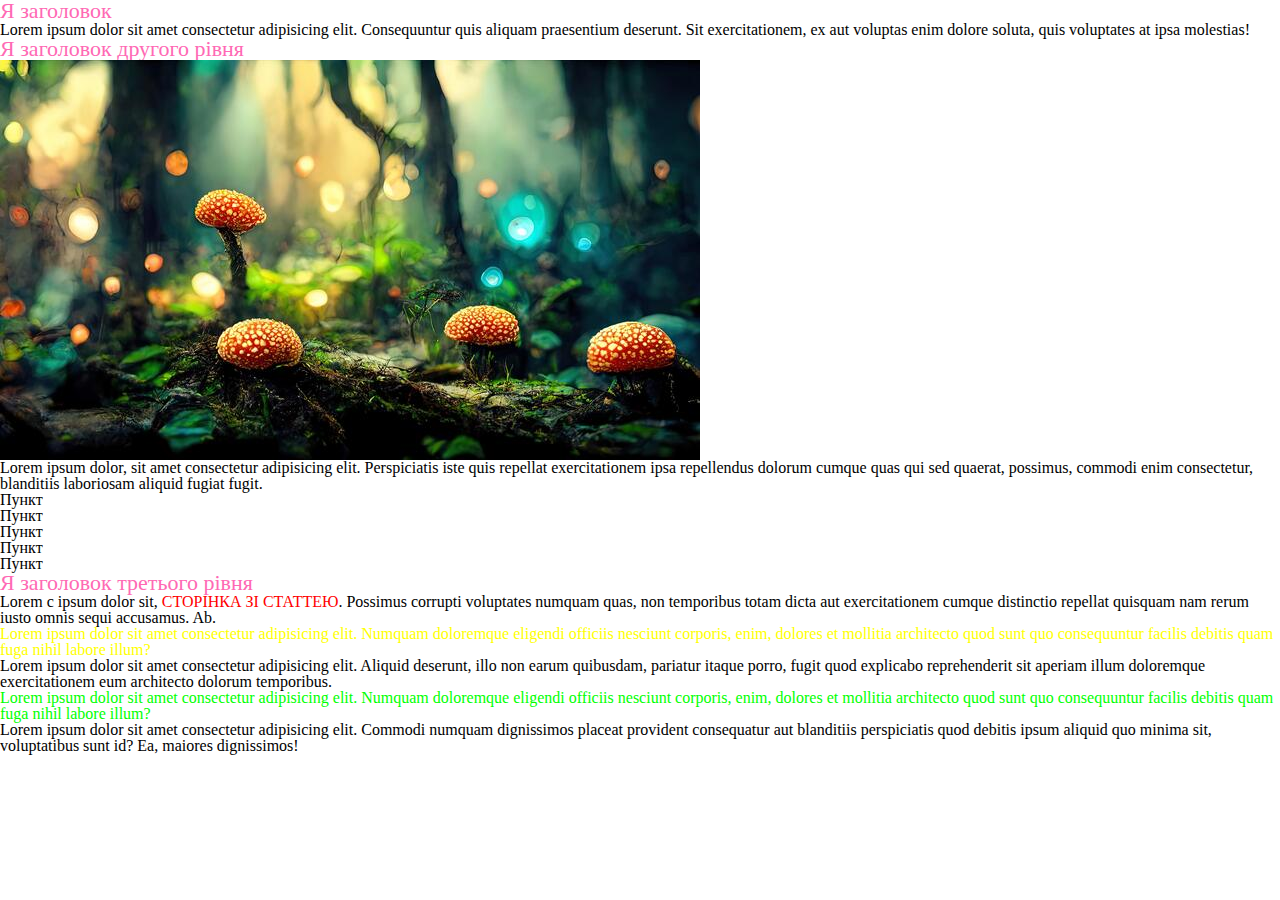
<file: syntax_and_selectors_3/index.html>
<!DOCTYPE html>
<html lang="zxx">
	<head>
		<meta charset="UTF-8">
		<meta name="viewport" content="width=device-width, initial-scale=1.0">
		<link rel="stylesheet" href="css/style.css">
		<title>Syntaksys and selektory 3.</title>
	</head>
	<body>
		<header></header>
		<main>

			<div class="lesson">
				<h1 class="title">Я заголовок</h1>
				<p>Lorem ipsum dolor sit amet consectetur adipisicing elit.
					Consequuntur
					quis aliquam praesentium deserunt. Sit exercitationem, ex aut voluptas enim
					dolore soluta, quis voluptates at ipsa
					molestias!</p>
				<h2 class="title">Я заголовок другого рівня</h2>
				<img src="img/fungi.jpeg" alt="fungi">
				<p class="gold">Lorem ipsum dolor, sit amet consectetur adipisicing elit.
					Perspiciatis iste quis repellat exercitationem ipsa repellendus dolorum
					cumque quas qui sed quaerat, possimus, commodi enim consectetur, blanditiis
					laboriosam aliquid fugiat fugit.</p>
				<ul id="some-id">
					<li>Пункт</li>
					<li>Пункт</li>
					<li>Пункт</li>
					<li>Пункт</li>
					<li>Пункт</li>
				</ul>
				<h3 class="title">Я заголовок третього рівня</h3>
				<div class="text">
					<p>Lorem c ipsum dolor sit, <a target="_blank" style="color: red;"
							href="contacts.html">СТОРІНКА ЗІ СТАТТЕЮ</a>.
						Possimus
						corrupti voluptates numquam quas, non temporibus totam dicta aut
						exercitationem cumque distinctio repellat quisquam nam rerum iusto omnis
						sequi accusamus. Ab.</p>
				</div>
			</div>
			<p>Lorem ipsum dolor sit amet consectetur adipisicing elit. Numquam
				doloremque eligendi officiis nesciunt corporis, enim, dolores et mollitia
				architecto quod sunt quo consequuntur facilis debitis quam fuga nihil labore
				illum?</p>
			<div class="page">
				<p class="page__text text">Lorem ipsum dolor sit amet consectetur
					adipisicing elit. Aliquid deserunt,
					illo non earum quibusdam, pariatur itaque porro, fugit quod explicabo
					reprehenderit sit aperiam illum doloremque exercitationem eum architecto
					dolorum temporibus.</p>
			</div>
			<p>Lorem ipsum dolor sit amet consectetur adipisicing elit. Numquam
				doloremque eligendi officiis nesciunt corporis, enim, dolores et mollitia
				architecto quod sunt quo consequuntur facilis debitis quam fuga nihil labore
				illum?</p>
			<div>Lorem ipsum dolor sit amet consectetur adipisicing elit. Commodi numquam
				dignissimos placeat provident consequatur aut blanditiis perspiciatis quod
				debitis ipsum aliquid quo minima sit, voluptatibus sunt id? Ea, maiores
				dignissimos!</div>

		</main>
		<footer></footer>

	</body>
</html>
</file>
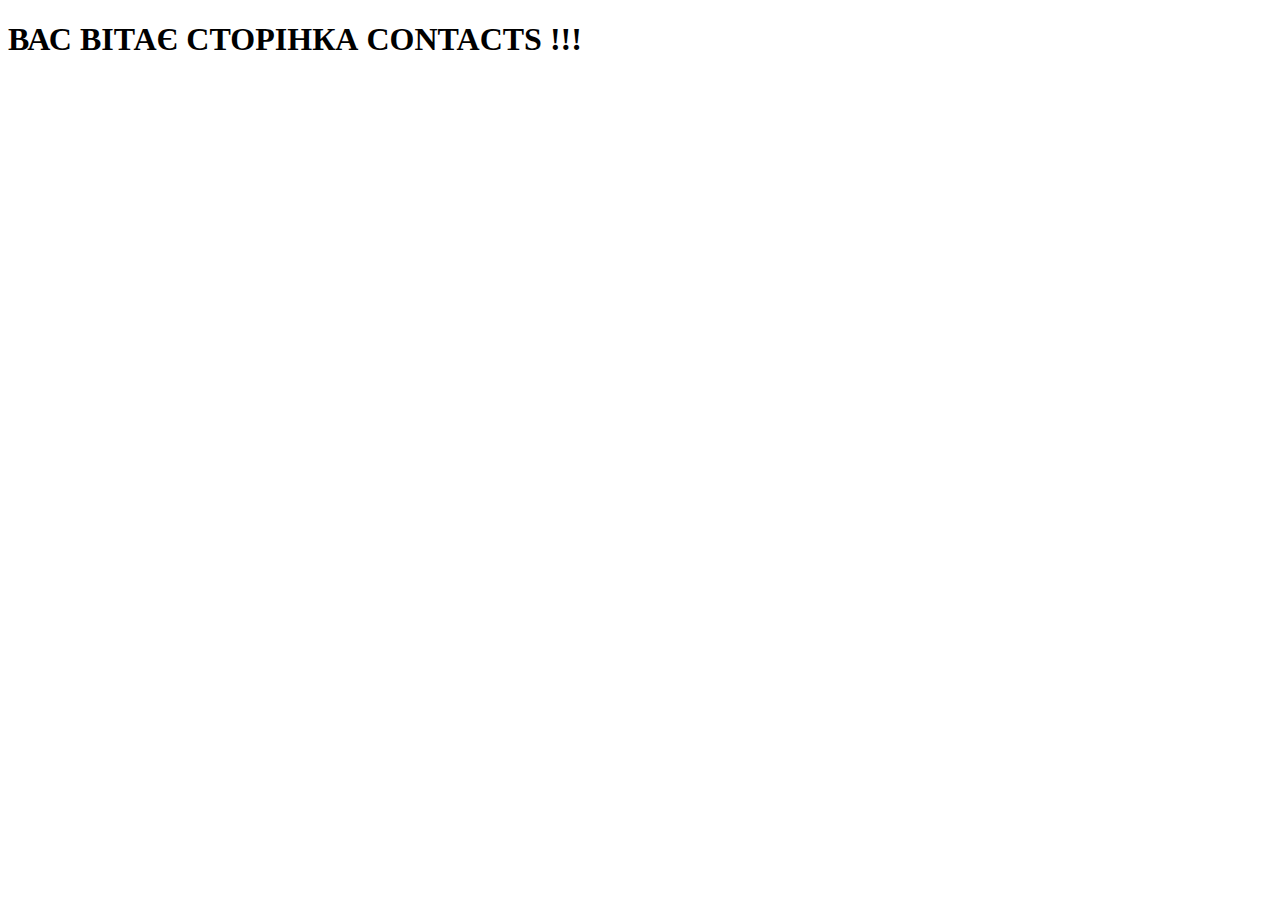
<file: lesson_2/contacts.html>
<!DOCTYPE html>
<html lang="en">
<head>
	<meta charset="UTF-8">
	<meta name="viewport" content="width=device-width, initial-scale=1.0">
	<title>Contacts</title>
</head>
<body>
	<header>
		<h1> ВАС ВІТАЄ СТОРІНКА CONTACTS !!!</h1>
	</header>
	<main>
			
		
	</main>
	<footer></footer>
	
</body>
</html>
</file>
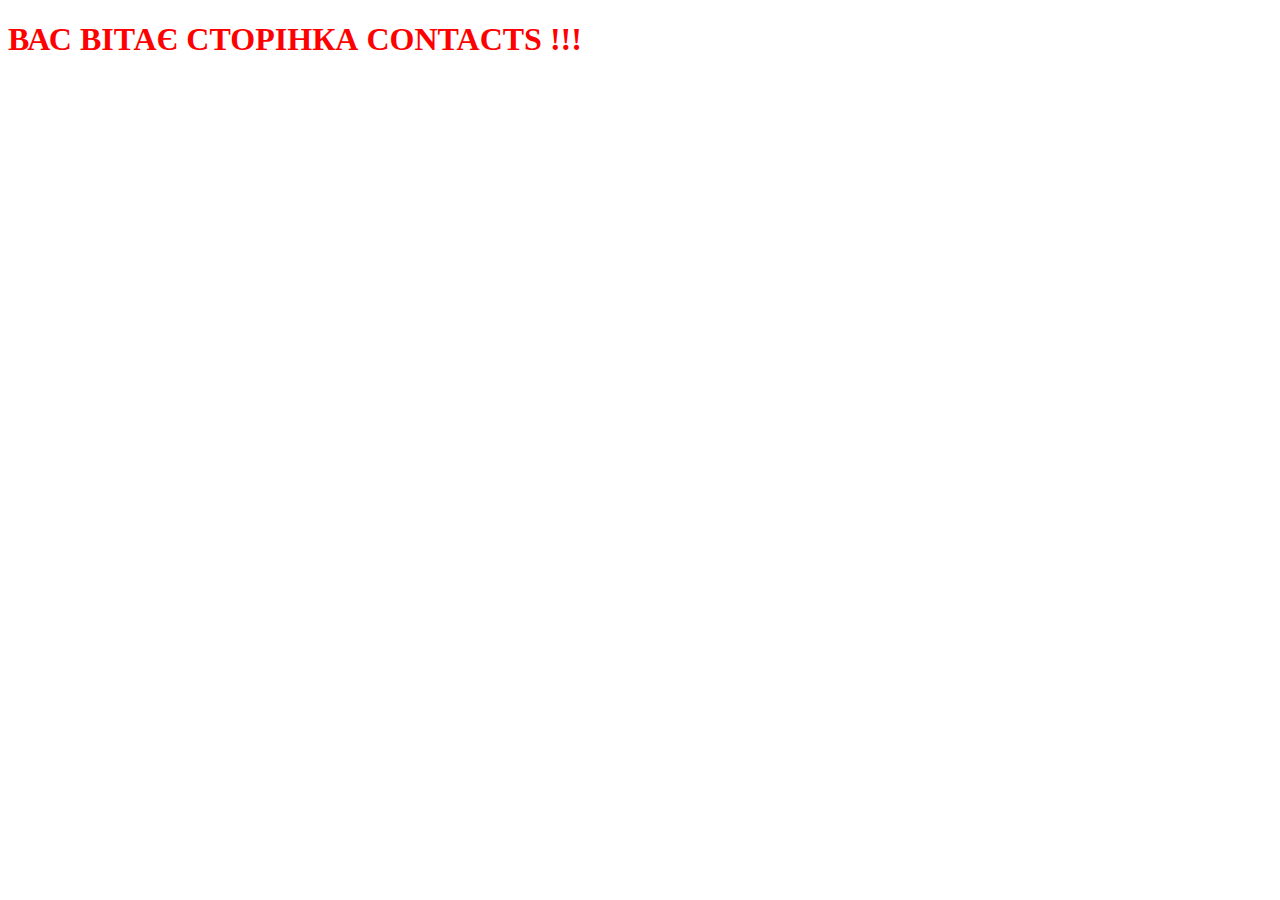
<file: lesson_3/contacts.html>
<!DOCTYPE html>
<html lang="en">
<head>
	<meta charset="UTF-8">
	<meta name="viewport" content="width=device-width, initial-scale=1.0">
	<link rel="stylesheet" href="css/style.css">
	<title>Contacts</title>
</head>
<body>
	<header>
		<h1> ВАС ВІТАЄ СТОРІНКА CONTACTS !!!</h1>
	</header>
	<main>
			
		
	</main>
	<footer></footer>
	
</body>
</html>
</file>
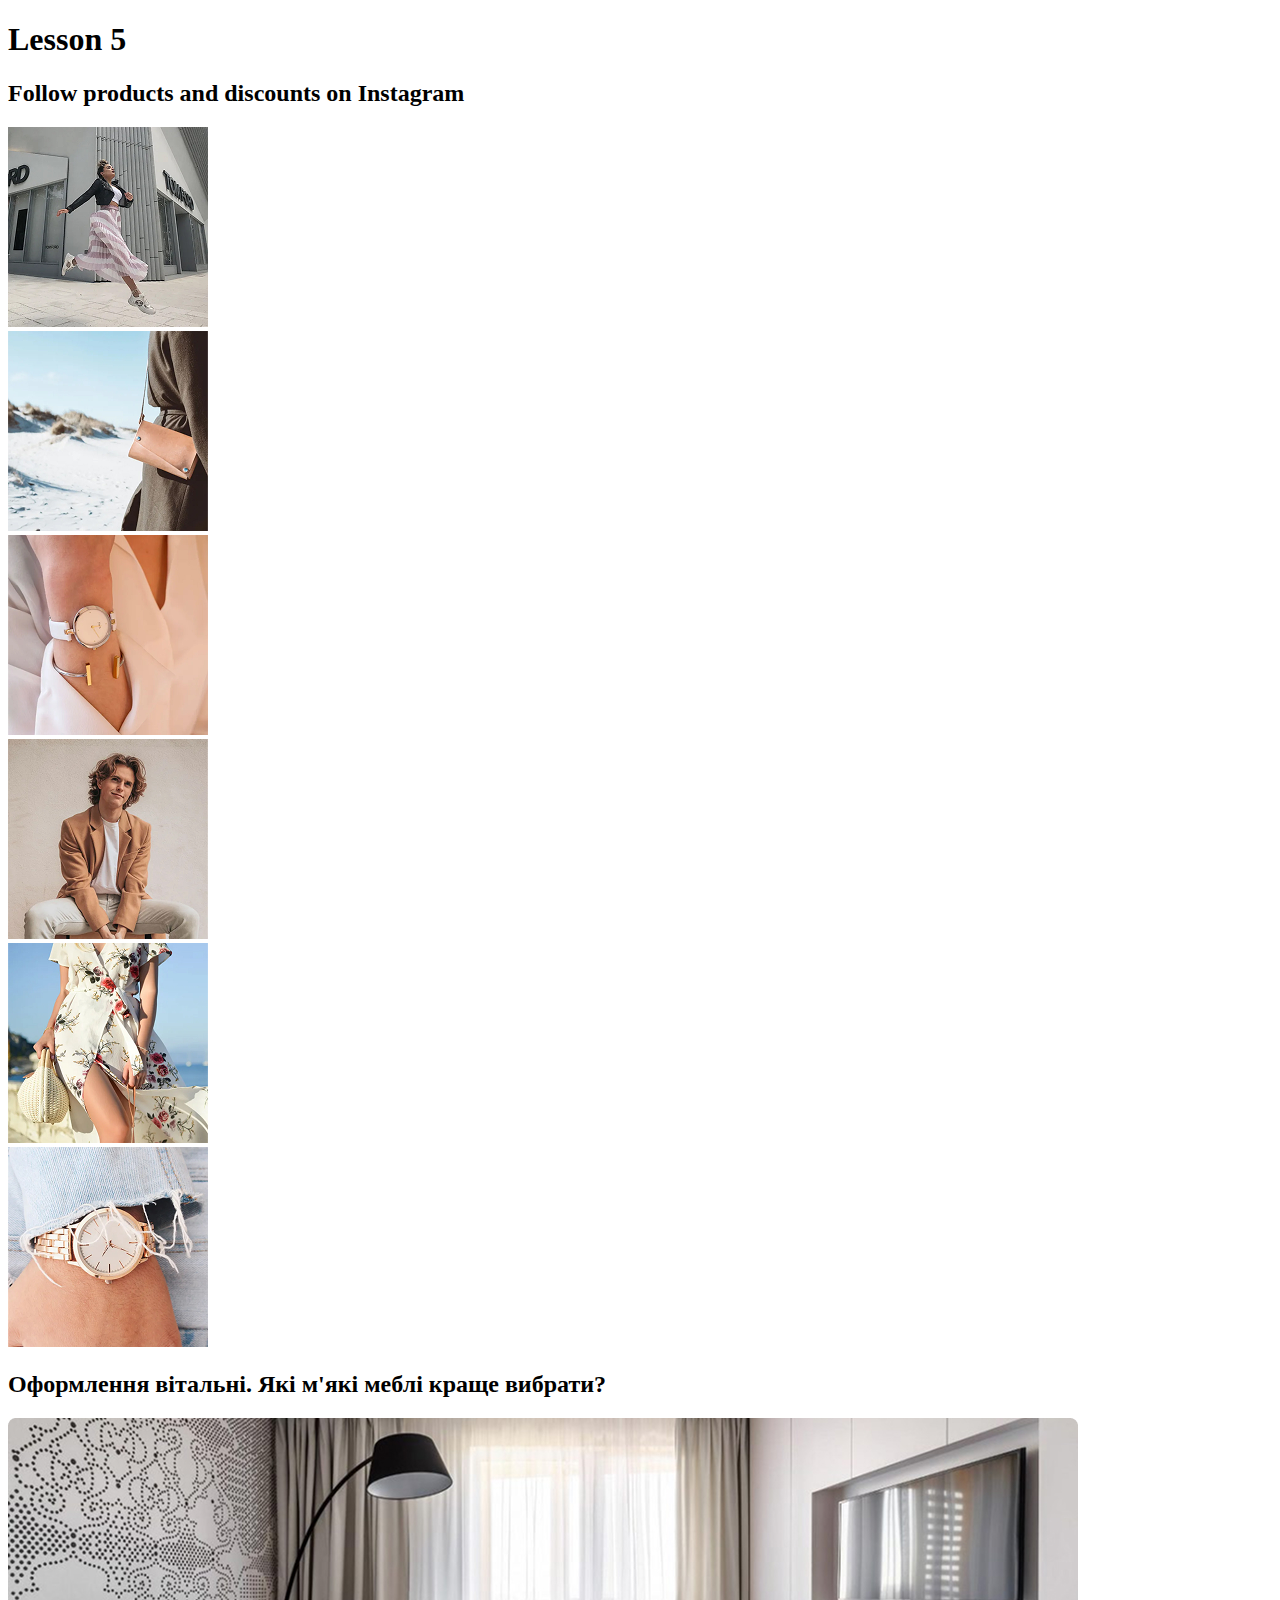
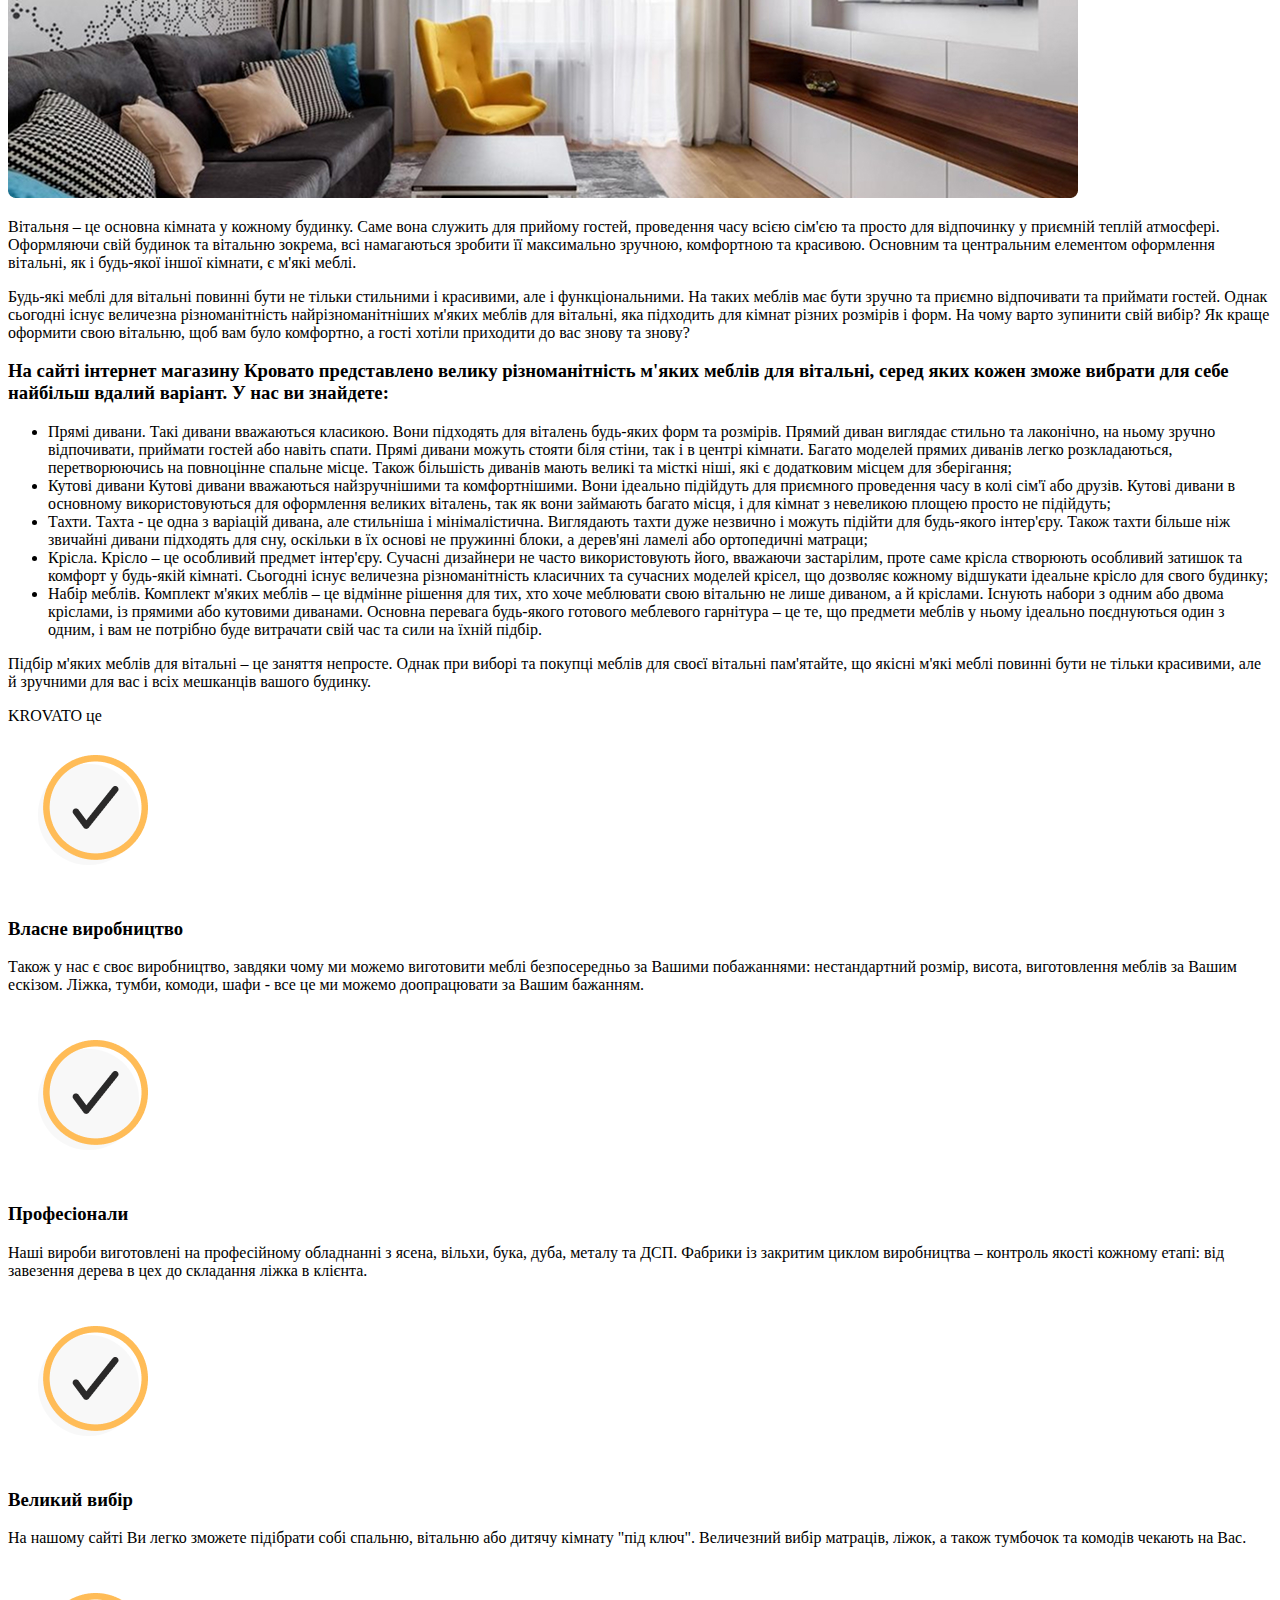
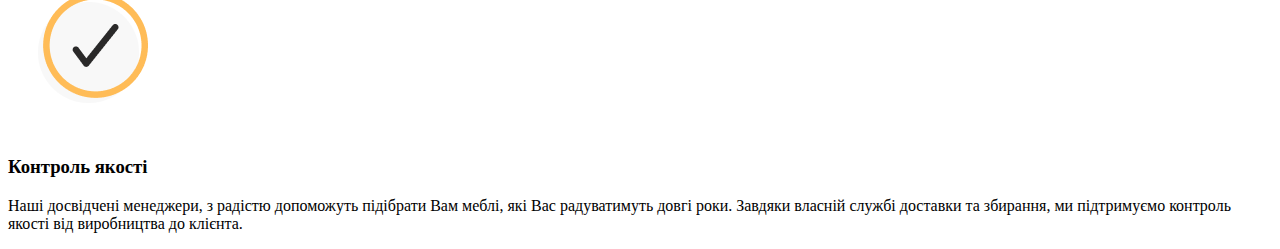
<file: lesson_5/contacts.html>
<!DOCTYPE html>
<html lang="zxx">

<head>
	<meta charset="UTF-8">
	<!-- Налаштування в'юпорту (адаптиву, масштабу тощо) -->
	<meta name="viewport" content="width=device-width, initial-scale=1.0">
	<!--Підключення окремого файлу стилів -->
	<!-- Заголовок сторінки в браузері -->
	<title>Lesson 5</title>
</head>

<body>
	<header class="header"></header>
	<div class="wrapper">
		<main>
			<h1 class="h1 align-center">Lesson 5</h1>
			<!-- Section-->
			<div class="follow align-center">
				<div class="follow__container">
					<h2 class="follow__title"> Follow products and discounts on Instagram </h2>
					<div class="follow__row">
						<div class="follow__col">
							<a class="follow__item" href="#" target="_blank"><img src="img/cardone.png" alt="Опис"></a>
						</div>
						<div class="follow__col">
							<a class="follow__item" href="#" target="_blank"><img src="img/cardtwo.png" alt="Опис"></a>
						</div>
						<div class="follow__col">
							<a class="follow__item" href="#" target="_blank"><img src="img/cardthree.png" alt="Опис"></a>
						</div>
						<div class="follow__col">
							<a class="follow__item" href="#" target="_blank"><img src="img/cardfour.png" alt="Опис"></a>
						</div>
						<div class="follow__col">
							<a class="follow__item" href="#" target="_blank"><img src="img/cardfive.png" alt="Опис"></a>
						</div>
						<div class="follow__col">
							<a class="follow__item" href="#" target="_blank"><img src="img/cardsix.png" alt="Опис"></a>
						</div>
					</div>
				</div>
			</div>
			<!-- Article-->
			<div class="blog">
				<div class="blog__container">
					<h2 class="blog__title title"> Оформлення вітальні. Які м'які меблі краще вибрати? </h2>
					<div class="blog__content">
						<img src="img/room.jpg" alt="Затишна вітальня кімната">
						<p> Вітальня – це основна кімната у кожному будинку. Саме вона служить для прийому гостей, проведення часу всією сім'єю та просто для відпочинку у приємній теплій атмосфері. Оформляючи свій будинок та вітальню зокрема, всі намагаються зробити її максимально зручною, комфортною та красивою. Основним та центральним елементом оформлення вітальні, як і будь-якої іншої кімнати, є м'які меблі. </p>
						<p> Будь-які меблі для вітальні повинні бути не тільки стильними і красивими, але і функціональними. На таких меблів має бути зручно та приємно відпочивати та приймати гостей. Однак сьогодні існує величезна різноманітність найрізноманітніших м'яких меблів для вітальні, яка підходить для кімнат різних розмірів і форм. На чому варто зупинити свій вибір? Як краще оформити свою вітальню, щоб вам було комфортно, а гості хотіли приходити до вас знову та знову? </p>
					</div>
					<!-- Section-->
					<div>
						<h3 class="blog__sub-title"> На сайті інтернет магазину Кровато представлено велику різноманітність м'яких меблів для вітальні, серед яких кожен зможе вибрати для себе найбільш вдалий варіант. У нас ви знайдете: </h3>
						<div class="blog__content">
							<ul>
								<li> Прямі дивани. Такі дивани вважаються класикою. Вони підходять для віталень будь-яких форм та розмірів. Прямий диван виглядає стильно та лаконічно, на ньому зручно відпочивати, приймати гостей або навіть спати. Прямі дивани можуть стояти біля стіни, так і в центрі кімнати. Багато моделей прямих диванів легко розкладаються, перетворюючись на повноцінне спальне місце. Також більшість диванів мають великі та місткі ніші, які є додатковим місцем для зберігання; </li>
								<li> Кутові дивани Кутові дивани вважаються найзручнішими та комфортнішими. Вони ідеально підійдуть для приємного проведення часу в колі сім'ї або друзів. Кутові дивани в основному використовуються для оформлення великих віталень, так як вони займають багато місця, і для кімнат з невеликою площею просто не підійдуть; </li>
								<li> Тахти. Тахта - це одна з варіацій дивана, але стильніша і мінімалістична. Виглядають тахти дуже незвично і можуть підійти для будь-якого інтер'єру. Також тахти більше ніж звичайні дивани підходять для сну, оскільки в їх основі не пружинні блоки, а дерев'яні ламелі або ортопедичні матраци; </li>
								<li> Крісла. Крісло – це особливий предмет інтер'єру. Сучасні дизайнери не часто використовують його, вважаючи застарілим, проте саме крісла створюють особливий затишок та комфорт у будь-якій кімнаті. Сьогодні існує величезна різноманітність класичних та сучасних моделей крісел, що дозволяє кожному відшукати ідеальне крісло для свого будинку; </li>
								<li> Набір меблів. Комплект м'яких меблів – це відмінне рішення для тих, хто хоче меблювати свою вітальню не лише диваном, а й кріслами. Існують набори з одним або двома кріслами, із прямими або кутовими диванами. Основна перевага будь-якого готового меблевого гарнітура – це те, що предмети меблів у ньому ідеально поєднуються один з одним, і вам не потрібно буде витрачати свій час та сили на їхній підбір. </li>
							</ul>
							<p> Підбір м'яких меблів для вітальні – це заняття непросте. Однак при виборі та покупці меблів для своєї вітальні пам'ятайте, що якісні м'які меблі повинні бути не тільки красивими, але й зручними для вас і всіх мешканців вашого будинку. </p>
						</div>
					</div>
				</div>
			</div>
			<!-- Section-->
			<div class="it align-center">
				<div class="it__container">
					<div class="it__title title">KROVATO це</div>
					<div class="it__row">
						<div class="it__col">
							<!-- Section-->
							<div class="it-item">
								<img src="img/chek.png" alt>
								<h3 class="it-item__title">Власне виробництво</h3>
								<div class="it-item__content">
									<p> Також у нас є своє виробництво, завдяки чому ми можемо виготовити меблі безпосередньо за Вашими побажаннями: нестандартний розмір, висота, виготовлення меблів за Вашим ескізом. Ліжка, тумби, комоди, шафи - все це ми можемо доопрацювати за Вашим бажанням. </p>
								</div>
							</div>
						</div>
						<div class="it__col">
							<!-- Section-->
							<div class="it-item">
								<img src="img/chek.png" alt>
								<h3 class="it-item__title">Професіонали</h3>
								<div class="it-item__content">
									<p> Наші вироби виготовлені на професійному обладнанні з ясена, вільхи, бука, дуба, металу та ДСП. Фабрики із закритим циклом виробництва – контроль якості кожному етапі: від завезення дерева в цех до складання ліжка в клієнта. </p>
								</div>
							</div>
						</div>
						<div class="it__col">
							<!-- Section-->
							<div class="it-item">
								<img src="img/chek.png" alt>
								<h3 class="it-item__title">Великий вибір</h3>
								<div class="it-item__content">
									<p> На нашому сайті Ви легко зможете підібрати собі спальню, вітальню або дитячу кімнату "під ключ". Величезний вибір матраців, ліжок, а також тумбочок та комодів чекають на Вас. </p>
								</div>
							</div>
						</div>
						<div class="it__col">
							<!-- Section-->
							<div class="it-item">
								<img src="img/chek.png" alt>
								<h3 class="it-item__title">Контроль якості</h3>
								<div class="it-item__content">
									<p> Наші досвідчені менеджери, з радістю допоможуть підібрати Вам меблі, які Вас радуватимуть довгі роки. Завдяки власній службі доставки та збирання, ми підтримуємо контроль якості від виробництва до клієнта. </p>
								</div>
							</div>
						</div>
					</div>
				</div>
			</div>
		</main>
	</div>
	<footer class="footer"></footer>
</body>

</html>
</file>
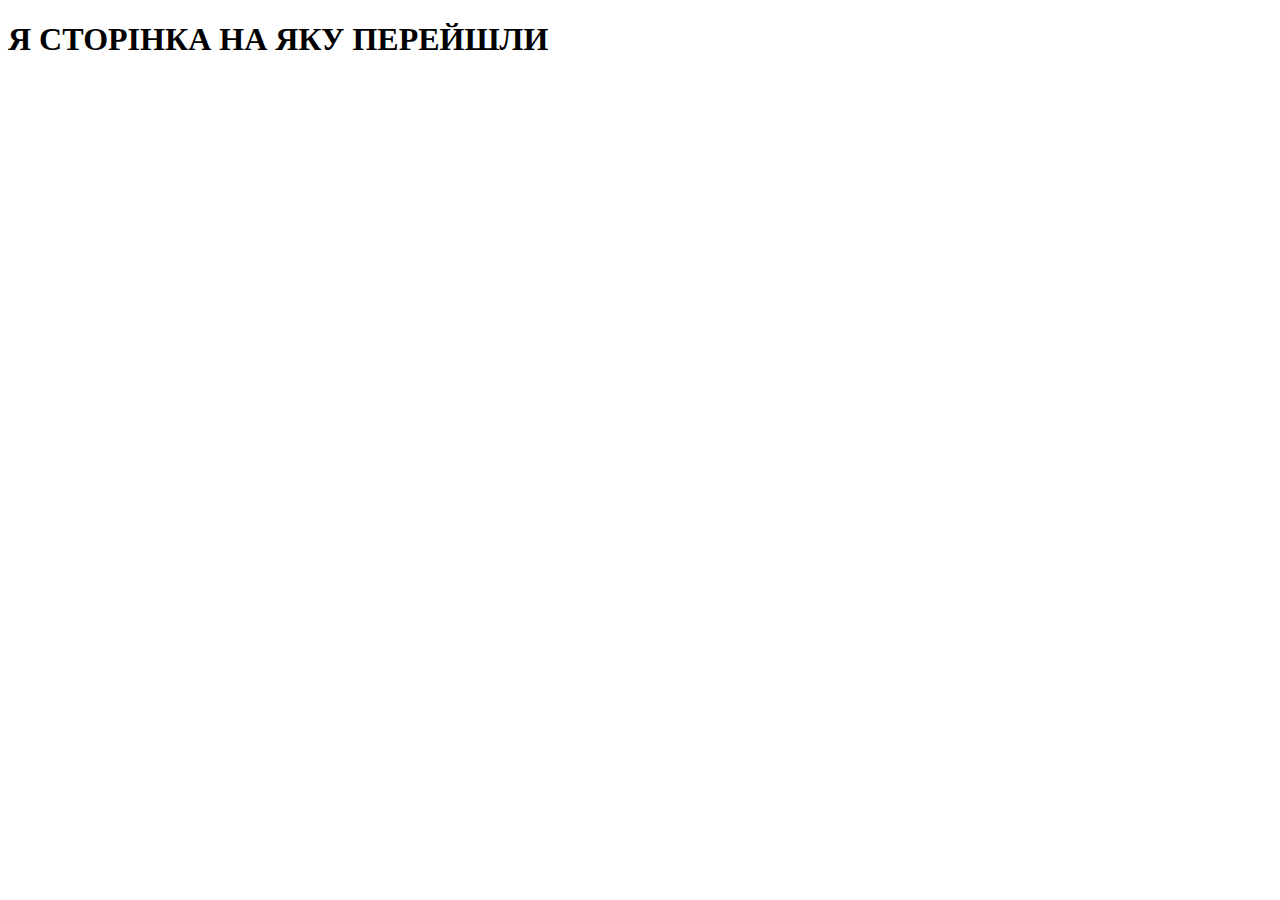
<file: markup_nesting_2/contacts.html>
<!DOCTYPE html>
<html lang="uk">

<head>
	<meta charset="UTF-8">
	<meta name="viewport" content="width=device-width, initial-scale=1.0">
	<title>Contacts.</title>
</head>

<body>
	<h1> Я СТОРІНКА НА ЯКУ ПЕРЕЙШЛИ</h1>
</body>

</html>
</file>
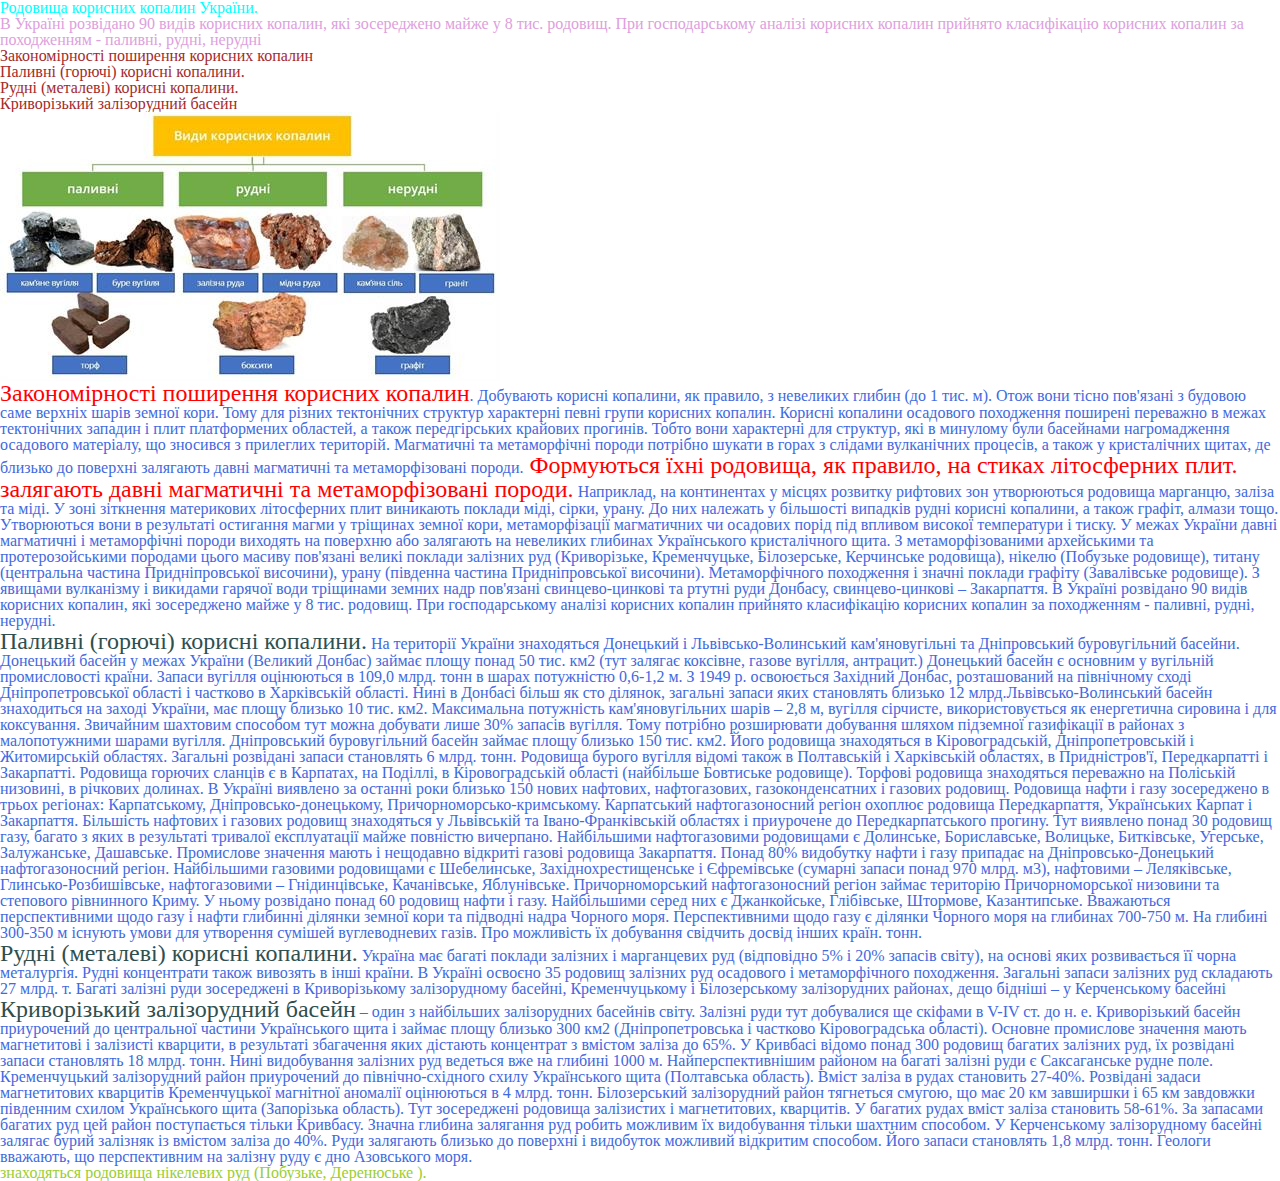
<file: syntax_and_selectors_3/contacts.html>
<!DOCTYPE html>
<html lang="uk">
	<head>
		<meta charset="UTF-8">
		<meta name="viewport" content="width=device-width, initial-scale=1.0">
		<link rel="stylesheet" href="css/contacts.css">
		<title>Article</title>
	</head>
	<body>
		<header></header>
		<main>
			<div class="article">
				<h1 class="title">Родовища корисних копалин України.</h1>
				<div>В Україні розвідано 90 видів корисних копалин, які зосереджено майже у
					8
					тис. родовищ. При господарському аналізі корисних копалин прийнято
					класифікацію корисних копалин за походженням - паливні, рудні,
					нерудні</div>
				<ul>
					<li>
						<a href="#one-down">Закономірності поширення корисних копалин</a>
					</li>
					<li>
						<a href="#two-down"> Паливні (горючі) корисні копалини.</a>
					</li>
					<li>
						<a href="#three-down">Рудні (металеві) корисні копалини.</a>
					</li>
					<li>
						<a href="#four-down">Криворізький залізорудний басейн</a>
					</li>

				</ul>
				<img src="img/kopaliny.jpg" alt="kopaliny">
				<p id="one-down"><span>Закономірності поширення корисних
						копалин</span>.
					Добувають корисні
					копалини, як
					правило, з невеликих глибин (до 1 тис. м). Отож вони тісно пов'язані з
					будовою саме верхніх шарів земної кори. Тому для різних тектонічних
					структур характерні певні групи корисних копалин.

					Корисні копалини осадового походження поширені переважно в межах
					тектонічних западин і плит платформених областей, а також передгірських
					крайових прогинів. Тобто вони характерні для структур, які в минулому були
					басейнами нагромадження осадового матеріалу, що зносився з прилеглих
					територій.

					Магматичні та метаморфічні породи потрібно шукати в горах з слідами
					вулканічних процесів, а також у кристалічних щитах, де близько до поверхні
					залягають давні магматичні та метаморфізовані породи.<span>
						Формуються їхні
						родовища, як правило, на стиках літосферних плит.
						залягають давні магматичні та метаморфізовані породи.</span> Наприклад, на
					континентах
					у місцях розвитку рифтових зон утворюються родовища марганцю, заліза та
					міді. У зоні зіткнення материкових літосферних плит виникають поклади міді,
					сірки, урану.

					До них належать у більшості випадків рудні корисні копалини, а також
					графіт, алмази тощо. Утворюються вони в результаті остигання магми у
					тріщинах земної кори, метаморфізації магматичних чи осадових порід під
					впливом високої температури і тиску.

					У межах України давні магматичні і метаморфічні породи виходять на поверхню
					або залягають на невеликих глибинах Українського кристалічного щита. З
					метаморфізованими архейськими та протерозойськими породами цього масиву
					пов'язані великі поклади залізних руд (Криворізьке, Кременчуцьке, Білозерське, Керчинське родовища), нікелю (Побузьке родовище), титану (центральна частина Придніпровської височини), урану (південна частина Придніпровської височини). Метаморфічного походження і значні поклади графіту (Завалівське родовище). З явищами вулканізму і викидами гарячої води тріщинами земних надр пов'язані
					свинцево-цинкові та ртутні руди Донбасу, свинцево-цинкові – Закарпаття.

					В Україні розвідано 90 видів корисних копалин, які зосереджено майже у 8
					тис. родовищ.

					При господарському аналізі корисних копалин прийнято класифікацію корисних
					копалин за походженням - паливні, рудні, нерудні.</p>
				<p id="two-down"><span>Паливні (горючі) корисні копалини.</span> На
					території України
					знаходяться
					Донецький і Львівсько-Волинський кам'яновугільні та Дніпровський
					буровугільний басейни. Донецький басейн у межах України (Великий Донбас)
					займає площу понад 50 тис. км2 (тут залягає коксівне, газове вугілля,
					антрацит.) Донецький басейн є основним у вугільній промисловості країни.
					Запаси вугілля оцінюються в 109,0 млрд. тонн в шарах потужністю 0,6-1,2 м.
					З 1949 р. освоюється Західний Донбас, розташований на північному сході
					Дніпропетровської області і частково в Харківській області. Нині в Донбасі
					більш як сто ділянок, загальні запаси яких становлять близько 12
					млрд.Львівсько-Волинський басейн знаходиться на заході України, має площу
					близько 10 тис. км2. Максимальна потужність кам'яновугільних шарів – 2,8 м,
					вугілля сірчисте, використовується як енергетична сировина і для
					коксування. Звичайним шахтовим способом тут можна добувати лише 30% запасів
					вугілля. Тому потрібно розширювати добування шляхом підземної газифікації в
					районах з малопотужними шарами вугілля.

					Дніпровський буровугільний басейн займає площу близько 150 тис. км2. Його
					родовища знаходяться в Кіровоградській, Дніпропетровській і Житомирській
					областях. Загальні розвідані запаси становлять 6 млрд. тонн. Родовища
					бурого вугілля відомі також в Полтавській і Харківській областях, в
					Придністров'ї, Передкарпатті і Закарпатті.

					Родовища горючих сланців є в Карпатах, на Поділлі, в Кіровоградській
					області (найбільше Бовтиське родовище).

					Торфові родовища знаходяться переважно на Поліській низовині, в річкових
					долинах.

					В Україні виявлено за останні роки близько 150 нових нафтових,
					нафтогазових, газоконденсатних і газових родовищ. Родовища нафти і газу
					зосереджено в трьох регіонах: Карпатському, Дніпровсько-донецькому,
					Причорноморсько-кримському.

					Карпатський нафтогазоносний регіон охоплює родовища Передкарпаття,
					Українських Карпат і Закарпаття. Більшість нафтових і газових родовищ
					знаходяться у Львівській та Івано-Франківській областях і приурочене до
					Передкарпатського прогину. Тут виявлено понад 30 родовищ газу, багато з
					яких в результаті тривалої експлуатації майже повністю вичерпано.
					Найбільшими нафтогазовими родовищами є Долинське, Бориславське, Волицьке,
					Битківське, Угерське, Залужанське, Дашавське. Промислове значення мають і
					нещодавно відкриті газові родовища Закарпаття.

					Понад 80% видобутку нафти і газу припадає на Дніпровсько-Донецький
					нафтогазоносний регіон. Найбільшими газовими родовищами є Шебелинське,
					Західнохрестищенське і Єфремівське (сумарні запаси понад 970 млрд. м3),
					нафтовими – Леляківське, Глинсько-Розбишівське, нафтогазовими –
					Гнідинцівське, Качанівське, Яблунівське.

					Причорноморський нафтогазоносний регіон займає територію Причорноморської
					низовини та степового рівнинного Криму. У ньому розвідано понад 60 родовищ
					нафти і газу. Найбільшими серед них є Джанкойське, Глібівське, Штормове,
					Казантипське. Вважаються перспективними щодо газу і нафти глибинні ділянки
					земної кори та підводні надра Чорного моря.

					Перспективними щодо газу є ділянки Чорного моря на глибинах 700-750 м. На
					глибині 300-350 м існують умови для утворення сумішей вуглеводневих газів.
					Про можливість їх добування свідчить досвід інших країн.
					тонн.</p>
				<p id="three-down"><span>Рудні (металеві) корисні копалини.</span> Україна
					має багаті
					поклади залізних і
					марганцевих руд (відповідно 5% і 20% запасів світу), на основі яких
					розвивається її чорна металургія. Рудні концентрати також вивозять в інші
					країни. В Україні освоєно 35 родовищ залізних руд осадового і
					метаморфічного походження. Загальні запаси залізних руд складають 27 млрд.
					т. Багаті залізні руди зосереджені в Криворізькому залізорудному басейні,
					Кременчуцькому і Білозерському залізорудних районах, дещо бідніші – у
					Керченському басейні</p>

				<p id="four-down"><span>Криворізький залізорудний басейн</span> – один з
					найбільших
					залізорудних
					басейнів світу. Залізні руди тут добувалися ще скіфами в V-ІV ст. до н. е.
					Криворізький басейн приурочений до центральної частини Українського щита і
					займає площу близько 300 км2 (Дніпропетровська і частково Кіровоградська
					області). Основне промислове значення мають магнетитові і залізисті
					кварцити, в результаті збагачення яких дістають концентрат з вмістом заліза
					до 65%. У Кривбасі відомо понад 300 родовищ багатих залізних руд, їх
					розвідані запаси становлять 18 млрд. тонн. Нині видобування залізних руд
					ведеться вже на глибині 1000 м. Найперспективнішим районом на багаті
					залізні руди є Саксаганське рудне поле.

					Кременчуцький залізорудний район приурочений до північно-східного схилу
					Українського щита (Полтавська область). Вміст заліза в рудах становить
					27-40%. Розвідані задаси магнетитових кварцитів Кременчуцької магнітної
					аномалії оцінюються в 4 млрд. тонн.

					Білозерський залізорудний район тягнеться смугою, що має 20 км завширшки і
					65 км завдовжки південним схилом Українського щита (Запорізька область).
					Тут зосереджені родовища залізистих і магнетитових, кварцитів. У багатих
					рудах вміст заліза становить 58-61%. За запасами багатих руд цей район
					поступається тільки Кривбасу. Значна глибина залягання руд робить можливим
					їх видобування тільки шахтним способом.

					У Керченському залізорудному басейні залягає бурий залізняк із вмістом
					заліза до 40%. Руди залягають близько до поверхні і видобуток можливий
					відкритим способом. Його запаси становлять 1,8 млрд. тонн. Геологи
					вважають, що перспективним на залізну руду є дно Азовського моря.</p>

				знаходяться родовища нікелевих руд (Побузьке, Деренюське ).
			</div>
		</main>
		<footer></footer>

	</body>
</html>
</file>
<file: lesson_4/css/style.css>
@import url("fonts.css");

@import url('https://fonts.googleapis.com/css2?family=Amatic+SC:400;700&display=swap');
@import url('https://fonts.googleapis.com/css2?family=Lora:wght@500&display=swap');
@import url('https://fonts.googleapis.com/css2?family=Lora:ital,wght@1,700&display=swap');



@import url("reset.css");

body {
	font-family: "Lora", sans-serif;
	font-weight: 500;
	font-size: 20px;

}

.title {
	font-size: 50px;
	color: plum;
	font-style: italic;
	text-align: center;
	text-decoration: underline;
	text-decoration-color: red;
	text-decoration-style: dotted;
	text-transform: capitalize;

}

.sub-title {
	font-family: "Amatic SC", sans-serif;
	font-weight: 500;
	font-size: 30px;
	text-align: center;
}



.menu {
	color: yellowgreen;
}

.menu>a {
	color: brown;
}



.title+div {
	color: green;

}

.breakfast,
.lunch,
.dinner {
	font-weight: 700;
	color: slateblue;
	text-shadow:
		5px 5px 15px rgba(5, 5, 5, 0.7),
		-2px -2px 5px rgb(55, 0, 255);
}

[class*="raf"] {
	color: hotpink;
	text-align: right;
}

.sub-title~.list {
	color: gold;
	text-transform: uppercase;
	word-spacing: 10px;
}

.list~p {
	color: aqua;
	line-height: 1.25;
	/* 20/16 */

}


.list-number {
	color: rgba(112, 5, 71, 0.651);
	text-align: justify;
	text-decoration: line-through;
	text-decoration-color: red;
	text-decoration-style: wavy;
}

.box.one {
	color: violet;
	white-space: nowrap;
}


/* ================================Article=========================================================== */

.article {
	font-family: "Proxima Nova", sans-serif;
	font-size: 16px;
	font-weight: 400;
	line-height: 1.875;
	/* 30/16 */
	color: #2B2929;

}

h6 {
	font-size: 40px;
	font-weight: 600;
	line-height: 1.2;
	/* 48/40 */
	/* color: violet; */
}



.article div {
	/* color: blue; */
	font-size: 20px;
	font-weight: 600;
	line-height: 1.4;
	/* 28/20 */
}

p~h6 {
	text-align: center;
}
</file>
<file: lesson_3/css/style.css>
/* @import url("reset.css"); */

/* Зверненнядо всіх на сторінці */
* {
	color: red;
}


/* Селектор тегу */

p {
	color: green;
}


/* Селектор класу */

.paragraf {
	color: blue;
}

/* Звернення до усіх тегів DIV,які мають клас BOX */

div.box {
	color: coral;
}


/* Звернення до тегу всередині класу */

.paragraf a {
	color: black;
}

/* Звернення до класу LINK всередині класу PARAGRAF  */

.paragraf .link {
	color: pink;
} 

/* Звернення до класів TEXT i BLOCK одночасно*/

.text.block {
	color: slateblue;
}


#down {
	color: aquamarine;
}

/* Звертаємось відразу 
	до кількох класів і тегів
*/


.title,
.sub-title,
li {
	color: gold;
}

/* Селектор атрибуту */

[class*="tle"] {
	color:  hotpink; 
}

/* Звернення до всіх обєктів всередині класу PAGE */

.page * {
	color: rgb(255, 0, 234);
}

/* Усі теги (або класи) .item першого рівня (безпосередні) 
	в середені об'єктів з класом .list 
*/

.list > li {
	color: mediumslateblue;
}

/*
Усі теги li які знаходяться 
далі по коду після об'єктів з класом lesson
та мають той самий рівень вкладеності
*/

.item ~ li {
	color: chartreuse; 
}

/*
Тег DIV який знаходяться беспосередньо 
далі по коду після об'єктів з класом PAGE
та мають той самий рівень вкладеності
*/

.page + div {
	color: yellow;
}
</file>
<file: lesson_5/css/style.css>
@import url("fonts.css");

@import url("reset.css");

body {
	font-family: "Proxima Nova", sans-serif;
	color: hsl(0deg 2% 16%);
}

.wrapper {
	overflow: hidden;
}

.align-center {
	text-align: center;
}

.title {
	font-weight: 600;
	font-size: 40px;
	line-height: 1.2;
}

.h1 {
	font-weight: 600;
	font-size: 56px;
}

/* ============================= Follow ========================================== */

.follow {
	line-height: normal;
	color: black;
	background-color: rgba(30, 40, 50, 0.05);
	font-family: Roboto, sans-serif;
}

.follow__container {
	padding: 100px 16px 76px;
	margin: 0 auto;
	max-width: calc(1320px + 2 * 16px);
}

.follow__title {
	font-weight: 500;
	font-size: 50px;
	text-transform: capitalize;
	margin-bottom: 60px;
}

.follow__row {
	margin: 0 -12px;
	font-size: 0;
}

.follow__col {
	display: inline-block;
	padding: 0 12px;
	margin-bottom: 24px;
	width: calc((1320px + 12px * 2) / 6);
}

.follow__item,
.follow__item img {
	width: 100%;
}

/* ==================================Article======================================================= */

.blog {
	background-color: hsl(0deg 0% 97%);
}

.blog__container {
	padding: 40px 16px;
	margin: 0 auto;
	max-width: calc(1070px + 2 * 16px);
}

.blog__content {
	line-height: 1.87;
}

.blog__content p {
	margin-bottom: 11px;
}

.blog__content img {
	width: 100%;
}

.blog__title,
.blog__content,
.blog__content :is(ul, ol, dl, img) {
	margin-bottom: 40px;
}

.blog__content li {
	padding-left: 47px;
	margin-bottom: 20px;
}

.blog__sub-title {
	font-weight: 600;
	font-size: 20px;
	line-height: 1.4;
	margin-bottom: 30px;
}

/* =====================It====================================== */

.it {
	background-color: hsl(0deg 0% 97%);
}

.it__container {
	padding: 70px 16px 40px;
	margin: 0 auto;
	max-width: calc(1290px + 2 * 16px);
}

.it__title {
	margin-bottom: 40px;
}

.it__row {
	margin: 0 -15px;
	font-size: 0;
}

.it__col {
	display: inline-block;
	vertical-align: top;
	padding: 0 15px;
	width: calc((1290px + 15px * 2) / 4);
	margin-bottom: 30px;
}

.it-item img,
.it-item__title {
	margin-bottom: 20px;
}

.it-item__title {
	font-weight: 600;
	font-size: 26px;
	line-height: 1.31;
}

.it-item__content {
	line-height: 1.87;
	font-size: 16px;
}
</file>
<file: syntax_and_selectors_3/css/style.css>
@import url("reset.css"); 



/* ===================================Відпрацювання уроку===================================================== */

* {
	 /* color: yellowgreen;    */
}

p {
	/* color: slateblue; */
}
h1 {
	/* color: hotpink; */

}
a {
	/* color: aqua; */
}
.lesson { 
	/* color: blueviolet; */
}

.title {
	color: brown;
	font-size: 28px;
}

#some-id {
	/* color: red; */
}

[class*="tle"] {
	color: hotpink;
	font-size: 22px;
}
/* ---------------------Застосується до всіх дів, але лише, які мають ці два класи---------------- */
div.text {
	/* color: green; */
}
/* -------------------- Застосується тільки, якщо одночано тег має ці 2 класи----------------------- */
.page__text.text {
	/* color: blueviolet; */
}
/* ------------------------Перелічуємо класи, до яких хочемо застосувати.------------------------------- */
.title,
.text,
li {
	/* color: mediumvioletred; */
}

.lesson a {
	/* color: gold; */
}
/*----------------------- Застосується до класів GOLD, які вскладенв в lesson--------------------------- */

.lesson .gold {
	 /* color: goldenrod;  */
}
/* --------------------------Звернення до всіх тегів- всередині тегa lesson--------------------------------- */

.lesson * {
	/* color: red; */
}
/* ---------------------------- Звернення до всіх p, але тільки першого рівня вкладеності b lesson----------- */

.lesson > p {
	/* color: darkcyan; */
}

/* ---------------------Усі теги P які знаходяться далі по коду після об'єктів з класом lesson---------------------
										 та мають той самий рівень вкладеності */

.lesson ~ P {
	color: lime;
}

/* --------------Тег P який знаходяться беспосередньо 1-й  (КОНКРЕТНО) далі по коду після об'єктів з класом lesson-------
                             та мають той самий рівень вкладеності */

.lesson + P {
	color: yellow;
}
</file>
<file: syntax_and_selectors_3/css/contacts.css>
@import url("reset.css");


 * {
	color: yellowgreen;
}  


p {
	color: royalblue;
}

.article div {
	color: plum;
}


.article a {
	color: brown;
	font-weight: 100;
} 


span {
	color: darkslategrey;
	font-size: 24px;
}

[class*="tle"] {
	color: violet;
}

.title {
	color: aqua;
}

#one-down span {
	color: red;
}
</file>
